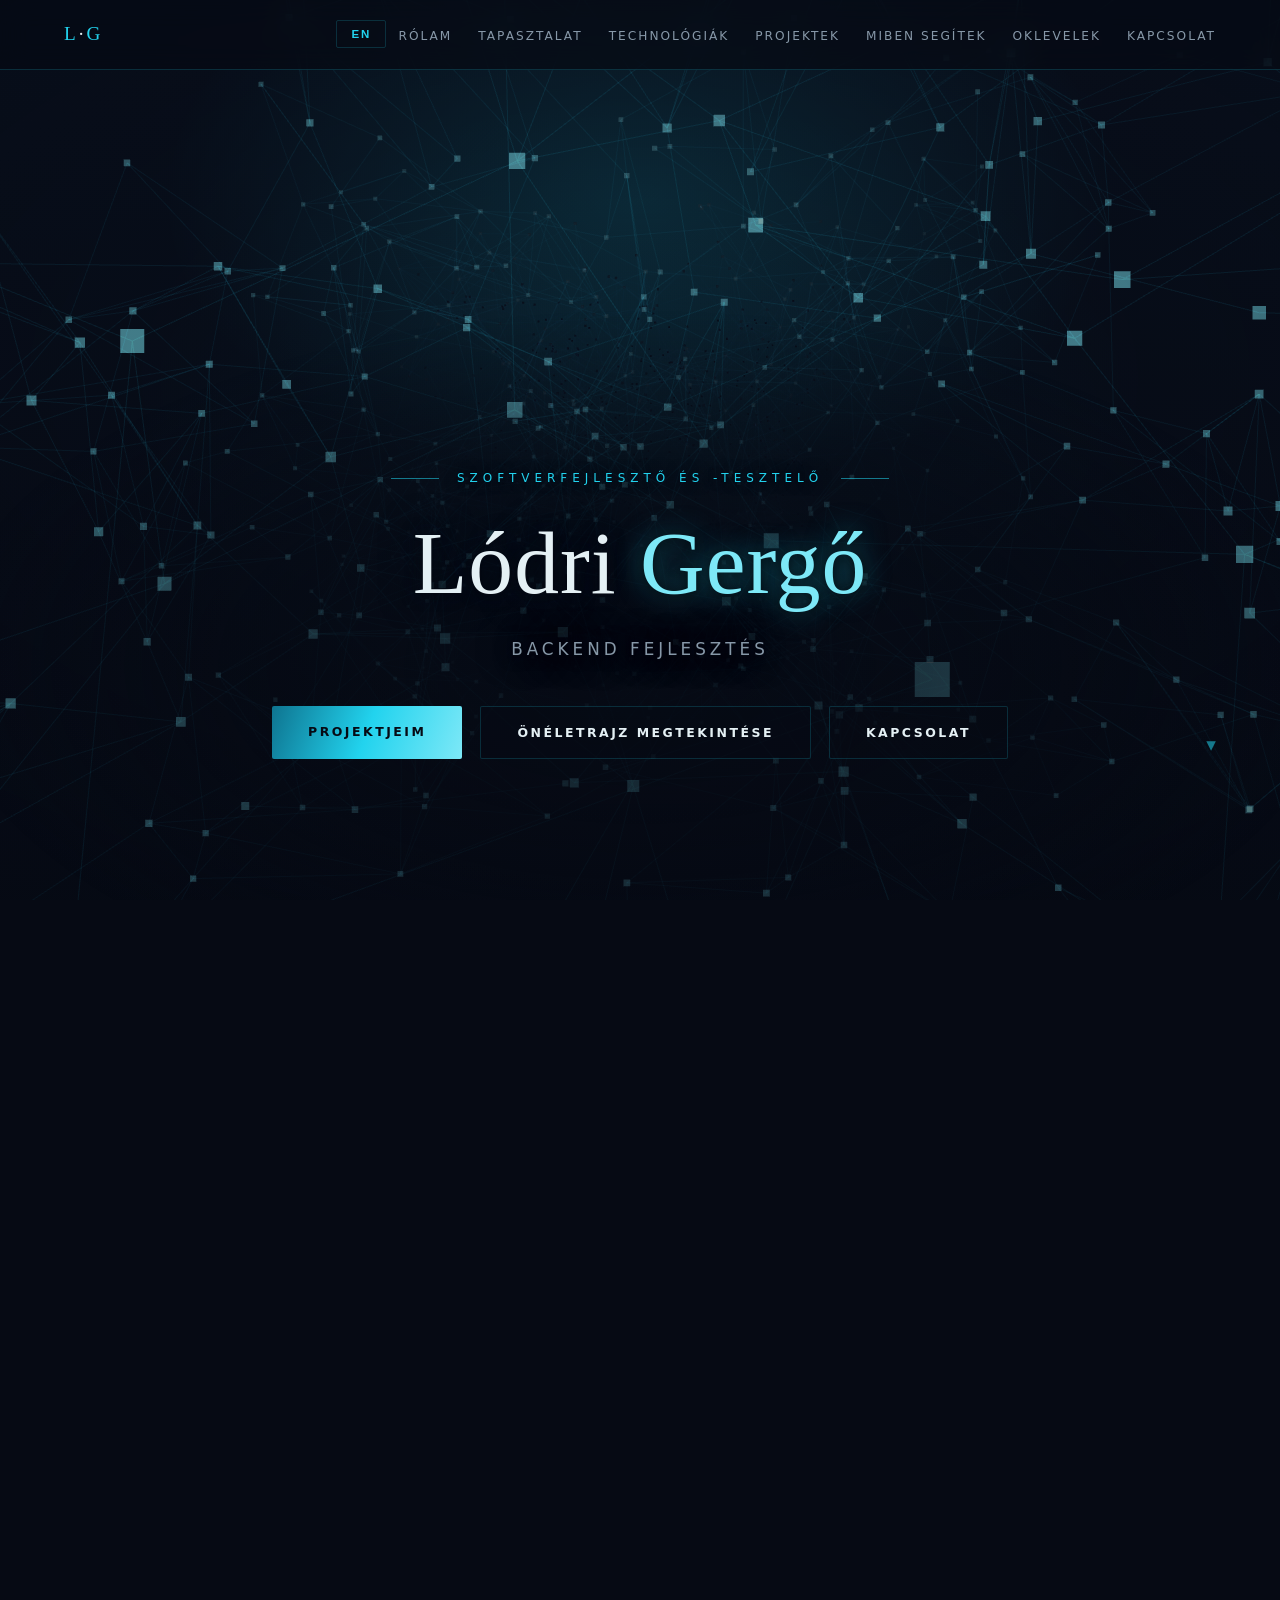
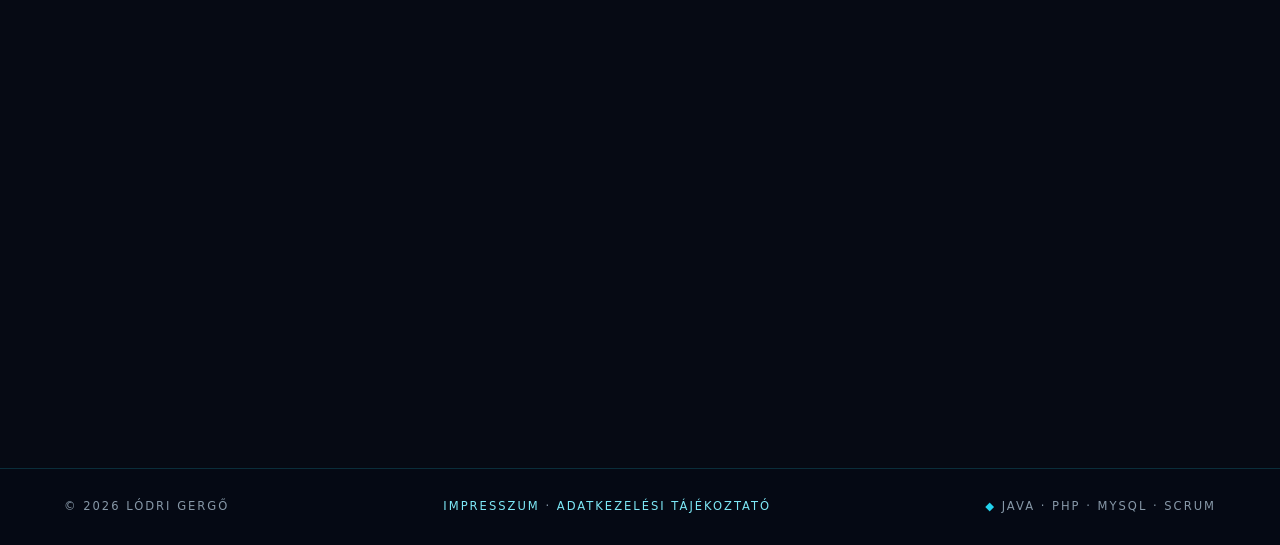
<file: index.html>
<!DOCTYPE html>
<html lang="hu">
<head>
<meta charset="UTF-8">
<meta name="viewport" content="width=device-width, initial-scale=1.0">
<meta http-equiv="Content-Security-Policy" content="default-src 'self'; script-src 'self' https://gc.zgo.at; style-src 'self'; img-src 'self' https://lodrigergo.goatcounter.com; connect-src 'self' https://api.web3forms.com https://lodrigergo.goatcounter.com; font-src 'self'; object-src 'none'; base-uri 'self'; form-action 'self'">
<meta name="referrer" content="strict-origin-when-cross-origin">
<title>Lódri Gergő — Szoftverfejlesztő</title>
<meta name="description" content="Lódri Gergő szoftverfejlesztő és -tesztelő portfóliója — Java, PHP, MySQL, Scrum, agilis fejlesztés.">
<meta name="author" content="Lódri Gergő">
<meta name="robots" content="index, follow">
<meta name="theme-color" content="#060a14">
<link rel="canonical" href="https://lodrigergo.github.io/Portfolio/">
<link rel="icon" type="image/svg+xml" href="./favicon.svg">
<meta property="og:title" content="Lódri Gergő — Szoftverfejlesztő és -tesztelő">
<meta property="og:description" content="Backend-fejlesztés Java, PHP, MySQL alapon · Scrum · agilis fejlesztés.">
<meta property="og:type" content="website">
<meta property="og:url" content="https://lodrigergo.github.io/Portfolio/">
<meta property="og:image" content="https://lodrigergo.github.io/Portfolio/assets/main.jpg">
<meta property="og:locale" content="hu_HU">
<meta name="twitter:card" content="summary_large_image">
<meta name="twitter:title" content="Lódri Gergő — Szoftverfejlesztő és -tesztelő">
<meta name="twitter:description" content="Backend-fejlesztés Java, PHP, MySQL alapon · Scrum · agilis fejlesztés.">
<meta name="twitter:image" content="https://lodrigergo.github.io/Portfolio/assets/main.jpg">
<link rel="alternate" hreflang="hu" href="https://lodrigergo.github.io/Portfolio/">
<link rel="alternate" hreflang="en" href="https://lodrigergo.github.io/Portfolio/en.html">
<link rel="alternate" hreflang="x-default" href="https://lodrigergo.github.io/Portfolio/">
<link rel="stylesheet" href="./styles.css">
<script type="application/ld+json">
{
  "@context": "https://schema.org",
  "@type": "Person",
  "name": "Lódri Gergő",
  "jobTitle": "Szoftverfejlesztő és -tesztelő",
  "email": "mailto:gergolodri6@gmail.com",
  "telephone": "+36 20 290 1141",
  "url": "https://lodrigergo.github.io/Portfolio/",
  "image": "https://lodrigergo.github.io/Portfolio/assets/main.jpg",
  "sameAs": [
    "https://github.com/lodrigergo",
    "https://www.linkedin.com/in/gerg%C5%91-l%C3%B3dri-651888382/"
  ],
  "knowsAbout": ["Java", "PHP", "MySQL", "REST API", "Scrum", "Agile"]
}
</script>
</head>
<body>

<div id="progress"></div>

<div id="scene">
  <div class="layer l1 active"></div>
  <div class="layer l2"></div>
  <div class="layer l3"></div>
  <div class="layer l4"></div>
  <div class="layer l5"></div>
  <div class="layer l6"></div>
  <div class="layer l7"></div>
  <div class="layer l8"></div>
  <div class="layer l9"></div>
  <div class="layer l10"></div>
</div>

<canvas id="bg3d"></canvas>
<div id="veil"></div>

<nav>
  <div class="logo">L<b>·</b>G</div>
  <div class="nav-right">
    <button class="lang-btn" id="langBtn" aria-label="Nyelvváltás">EN</button>
    <button class="burger" id="burger" aria-label="Menü" aria-expanded="false">☰</button>
    <ul class="nav-links" id="navLinks">
      <li><a href="#rolam">Rólam</a></li>
      <li><a href="#tanulmanyok">Tapasztalat</a></li>
      <li><a href="#technologiak">Technológiák</a></li>
      <li><a href="#projektek">Projektek</a></li>
      <li><a href="#segitek">Miben segítek</a></li>
      <li><a href="#oklevelek">Oklevelek</a></li>
      <li><a href="#kapcsolat">Kapcsolat</a></li>
    </ul>
  </div>
</nav>

<header id="hero">
  <div class="hero-kicker">Szoftverfejlesztő és -tesztelő</div>
  <h1>Lódri <span class="accent">Gergő</span></h1>
  <div class="rotator" data-words="Backend fejlesztés|Java · PHP · MySQL|Scrum Master · PSM I|Agilis csapatmunka"><span id="rotWord" class="show"></span></div>
  <div class="hero-btns">
    <a class="btn btn-accent" href="#projektek">Projektjeim</a>
    <a class="btn btn-line cv-link" href="./assets/Lodri_Gergo_oneletrajz.pdf" target="_blank" rel="noopener">Önéletrajz megtekintése</a>
    <a class="btn btn-line" href="#kapcsolat">Kapcsolat</a>
  </div>
  <a class="scroll-hint" href="#rolam">▾</a>
</header>

<!-- ====== RÓLAM ====== -->
<section id="rolam" class="reveal">
  <div class="sec-head">
    <span class="sec-num">I.</span>
    <h2>Rólam</h2>
  </div>
  <div class="about">
    <div class="portrait"><img src="./assets/main.webp" alt="Lódri Gergő" width="640" height="853" loading="lazy" decoding="async"></div>
    <div>
      <div class="about-text">
        <p>Szoftverfejlesztő és -tesztelő vagyok. A <b>backend-fejlesztés</b> áll hozzám a legközelebb: Java (WildFly) és PHP alapon építek alkalmazásokat, MySQL adatbázissal.</p>
        <p>Erősen kötődöm az <b>agilis működéshez</b> és a Scrumhoz.</p>
        <p>Folyamatosan tanulok és nyitott vagyok az új lehetőségekre. Az <b>alkalmazásfejlesztéssel</b> és az <b>automatizációval</b> már most is aktívan foglalkozom, és ezekben szeretnék tovább mélyülni.</p>
        <p><b>Pécsen élek</b>, de nyitott vagyok távolabbi munkavégzésre is, akár <b>home office</b>-ban is.</p>
      </div>
      <div class="info-grid">
        <div class="info-item"><span class="k">Anyanyelv</span><span class="v">Magyar</span></div>
        <div class="info-item"><span class="k">Nyelv</span><span class="v">Angol B2</span></div>
      </div>
    </div>
  </div>

  <div class="stats">
    <div class="stat"><span class="num" data-target="1" data-suffix="+">0</span><span class="lbl">Év tapasztalat</span></div>
    <div class="stat"><span class="num" data-target="4">0</span><span class="lbl">Projekt</span></div>
    <div class="stat"><span class="num" data-target="10" data-suffix="+">0</span><span class="lbl">Technológia</span></div>
  </div>
</section>

<!-- ====== KÉSZSÉGEK ====== -->
<section id="keszsegek" class="reveal">
  <div class="sec-head">
    <span class="sec-num">II.</span>
    <h2>Készségek</h2>
  </div>
  <div class="skills-panel">
    <div class="code-skills">
      <div class="cs-bar"><span class="d r"></span><span class="d y"></span><span class="d g"></span><span class="cs-file">skills.ts</span></div>
      <div class="cs-body">
        <div class="cl"><span class="ln">1</span><span class="kw">const</span> <span class="vr">stack</span> <span class="pn">=</span> {</div>
        <div class="cl"><span class="ln">2</span>  <span class="pr">java</span><span class="pn">:</span>     <span class="st">"WildFly · JaxRS · REST"</span><span class="pn">,</span></div>
        <div class="cl"><span class="ln">3</span>  <span class="pr">php</span><span class="pn">:</span>      <span class="st">"Laravel"</span><span class="pn">,</span></div>
        <div class="cl"><span class="ln">4</span>  <span class="pr">mysql</span><span class="pn">:</span>    <span class="st">"Adatbázis tervezés"</span><span class="pn">,</span></div>
        <div class="cl"><span class="ln">5</span>  <span class="pr">frontend</span><span class="pn">:</span> <span class="st">"HTML · CSS · JS · Bootstrap"</span><span class="pn">,</span></div>
        <div class="cl"><span class="ln">6</span>  <span class="pr">scrum</span><span class="pn">:</span>    <span class="st">"PSM I · agilis · Jira"</span><span class="pn">,</span></div>
        <div class="cl"><span class="ln">7</span>  <span class="pr">ai</span><span class="pn">:</span>       <span class="st">"Automatizáció"</span><span class="pn">,</span></div>
        <div class="cl"><span class="ln">8</span>  <span class="pr">kommunikacio</span><span class="pn">:</span> <span class="st">"Kommunikációs szintű angol nyelvtudás szóban és írásban is"</span><span class="pn">,</span></div>
        <div class="cl"><span class="ln">9</span>  <span class="pr">workflow</span><span class="pn">:</span> <span class="st">"Felelősségteljes, önálló és csapatmunka"</span><span class="pn">,</span></div>
        <div class="cl"><span class="ln">10</span><span class="pn">}</span><span class="pn">;</span></div>
      </div>
    </div>
    <div class="badges-marquee">
      <div class="badges-track">
        <span class="badge">REST API</span>
        <span class="badge">Bootstrap 5</span>
        <span class="badge">GitHub</span>
        <span class="badge">Jira</span>
        <span class="badge">Postman</span>
        <span class="badge">AI</span>
        <span class="badge">Agilis módszertan</span>
        <span class="badge">WildFly</span>
        <span class="badge">Laravel</span>
        <span class="badge">Angular</span>
        <span class="badge">Adatbázis-tervezés</span>
        <!-- duplikátum a végtelen görgetéshez — pontosan az első fele másolata -->
        <span class="badge" aria-hidden="true">REST API</span>
        <span class="badge" aria-hidden="true">Bootstrap 5</span>
        <span class="badge" aria-hidden="true">GitHub</span>
        <span class="badge" aria-hidden="true">Jira</span>
        <span class="badge" aria-hidden="true">Postman</span>
        <span class="badge" aria-hidden="true">AI</span>
        <span class="badge" aria-hidden="true">Agilis módszertan</span>
        <span class="badge" aria-hidden="true">WildFly</span>
        <span class="badge" aria-hidden="true">Laravel</span>
        <span class="badge" aria-hidden="true">Angular</span>
        <span class="badge" aria-hidden="true">Adatbázis-tervezés</span>
      </div>
    </div>
  </div>
</section>

<!-- ====== TANULMÁNYOK & TAPASZTALAT ====== -->
<section id="tanulmanyok" class="reveal">
  <div class="sec-head">
    <span class="sec-num">III.</span>
    <h2>Tanulmányok &amp; Tapasztalat</h2>
  </div>
  <div class="two-col">
    <div>
      <div class="col-title">Tanulmányok</div>
      <div class="timeline">
        <div class="tl-item">
          <div class="tl-date">2023 — 2025</div>
          <div class="tl-title">OKJ</div>
          <div class="tl-text">Szoftverfejlesztő és -tesztelő végzettség.</div>
        </div>
      </div>
    </div>
    <div>
      <div class="col-title">Tapasztalat</div>
      <div class="timeline">
        <div class="tl-item">
          <div class="tl-date">2025. augusztus — jelen</div>
          <div class="tl-title">Informatika Ágazati Képzőközpont</div>
          <div class="tl-text">Oktatás.</div>
        </div>
        <div class="tl-item">
          <div class="tl-date">2025. augusztus — jelen</div>
          <div class="tl-title">HelixLab — Fejlesztés</div>
          <div class="tl-text">Különböző alkalmazások fejlesztése.</div>
        </div>
      </div>
    </div>
  </div>
</section>

<!-- ====== TECHNOLÓGIÁK ====== -->
<section id="technologiak" class="reveal">
  <div class="sec-head">
    <span class="sec-num">IV.</span>
    <h2>Technológiák</h2>
  </div>
  <div class="tech-grid">
    <div class="tech-card">
      <h3>Backend</h3>
      <ul>
        <li><b>Java</b> — WildFly szerver</li>
        <li><b>PHP</b></li>
      </ul>
    </div>
    <div class="tech-card">
      <h3>Frontend</h3>
      <ul>
        <li><b>HTML · CSS · JS</b> — Bootstrap 5</li>
        <li><b>Angular</b> keretrendszer</li>
      </ul>
    </div>
    <div class="tech-card">
      <h3>Adatbázis</h3>
      <ul>
        <li><b>MySQL</b> — MAMP</li>
      </ul>
    </div>
    <div class="tech-card">
      <h3>Eszközök &amp; módszertan</h3>
      <ul>
        <li><b>GitHub</b> — verziókezelés</li>
        <li><b>Jira</b> — projektmenedzsment, hibakövetés</li>
        <li><b>Postman</b> — API-fejlesztés és -tesztelés</li>
        <li><b>Scrum</b> — agilis módszertan</li>
      </ul>
    </div>
    <div class="tech-card">
      <h3>Mesterséges Intelligencia</h3>
      <ul>
        <li><b>Automatizálás</b></li>
        <li><b>Agentic coding</b> Claude</li>
      </ul>
    </div>
  </div>
</section>

<!-- ====== PROJEKTEK ====== -->
<section id="projektek" class="reveal">
  <div class="sec-head">
    <span class="sec-num">V.</span>
    <h2>Projektek</h2>
  </div>
  <div class="projects">
    <div class="project">
      <span class="num">01</span>
      <h3>Fanni Lashes</h3>
      <p>Éles, ügyfélnek készült full-stack projekt: műszempilla-szalon weboldala online időpontfoglalóval és teljes admin felülettel. Négylépéses foglalási varázsló valós idejű szabadidőpont-számítással, tokenes vendégoldali lemondás, e-mail értesítések. A foglalási logika az adatbázisban él: PL/pgSQL függvények, Row Level Security és dupla foglalás elleni védelem adatbázis-szintű exclusion constrainttel — dedikált backend szerver nélkül.</p>
      <div class="tags"><span class="tag">Angular</span><span class="tag">Supabase</span><span class="tag">PostgreSQL</span></div>
    </div>
    <div class="project">
      <span class="num">02</span>
      <h3>IAKK Dashboard</h3>
      <p>A KRÉTA-hoz hasonló, továbbgondolt ügyviteli felület: a diákokkal kapcsolatos információk kezelése (jelenléti mátrix, szabadság, táppénz), beépített fizetési rendszerrel és különféle dokumentumok exportjával.</p>
      <div class="tags"><span class="tag">PHP</span><span class="tag">Dashboard</span></div>
    </div>
    <div class="project">
      <span class="num">03</span>
      <h3>Visuelse</h3>
      <p>Építőipari cégnek fejlesztett dashboard-alkalmazás — az Excel- és PDF-generálást és -exportot fejlesztettem Java nyelven (JaxRS).</p>
      <div class="tags"><span class="tag">Java</span><span class="tag">JaxRS</span><span class="tag">Excel · PDF</span></div>
    </div>
    <div class="project">
      <span class="num">04</span>
      <h3>Dokumentumfeldolgozó rendszer</h3>
      <p>Dokumentumok automatikus feldolgozása: strukturált adatok kinyerése, kulcsszavas keresés a tartalomban és dinamikus PDF-generálás — a kézi feldolgozásnál nagyságrendekkel gyorsabban.</p>
      <div class="tags"><span class="tag">Adatkinyerés</span><span class="tag">PDF</span><span class="tag">Keresés</span></div>
    </div>
  </div>
</section>

<!-- ====== MIBEN TUDOK SEGÍTENI ====== -->
<section id="segitek" class="reveal">
  <div class="sec-head">
    <span class="sec-num">VI.</span>
    <h2>Miben tudok segíteni</h2>
  </div>
  <div class="card-grid">
    <div class="icard">
      <div class="ic">🖥️</div>
      <h3>Dokumentumfeldolgozó rendszerek</h3>
      <p>Időigényes, kézzel végzett dokumentum-munkák automatizálása: adatok kinyerése, rendszerezése és feldolgozása — ami eddig órákig tartott, percek alatt elkészül.</p>
    </div>
    <div class="icard">
      <div class="ic">🔌</div>
      <h3>REST API és backend</h3>
      <p>Backend szolgáltatások Java (WildFly, JaxRS) vagy PHP alapon — autentikáció, jogosultságkezelés és dokumentált végpontok.</p>
    </div>
    <div class="icard">
      <div class="ic">📊</div>
      <h3>Riportok és exportok</h3>
      <p>Excel- és PDF-generálás, adatexport meglévő rendszerekhez — ahogy a Visuelse projektben is fejlesztettem.</p>
    </div>
    <div class="icard">
      <div class="ic">🤖</div>
      <h3>AI-alapú automatizálás</h3>
      <p>Ismétlődő munkafolyamatok gyorsítása AI-eszközökkel, agentic megoldások megtervezése és bevezetése.</p>
    </div>
  </div>
  <p class="help-cta">Van egy ötleted vagy feladatod? <a href="#kapcsolat">Írj, és beszéljük át!</a></p>
</section>

<!-- ====== OKLEVELEK ====== -->
<section id="oklevelek" class="reveal">
  <div class="sec-head">
    <span class="sec-num">VII.</span>
    <h2>Oklevelek</h2>
  </div>
  <div class="card-grid">
    <div class="icard">
      <div class="ic">📜</div>
      <h3>Professional Scrum Master I</h3>
      <p>Önerőből, angol nyelven szerzett PSM I tanúsítvány.</p>
    </div>
    <div class="icard">
      <div class="ic">💻</div>
      <h3>Szoftverfejlesztő és -tesztelő</h3>
      <p>Államilag elismert technikusi szakképesítés.</p>
    </div>
    <div class="icard">
      <div class="ic">🎨</div>
      <h3>Web Design</h3>
      <p>Web design kurzus oklevél.</p>
    </div>
  </div>
</section>

<!-- ====== KAPCSOLAT ====== -->
<section id="kapcsolat" class="reveal">
  <div class="sec-head">
    <span class="sec-num">VIII.</span>
    <h2>Kapcsolat</h2>
  </div>
  <div class="contact">
    <div class="label">Dolgozzunk együtt</div>
    <h3>Vegyük fel a kapcsolatot</h3>
    <p>Nyitott vagyok új lehetőségekre és kihívásokra. Várom megkeresésedet!</p>
    <div class="contact-rows">
      <div class="crow"><span class="k">Telefon</span><a href="tel:+36202901141">06 20 290 1141</a></div>
      <div class="crow"><span class="k">Email</span><a href="mailto:gergolodri6@gmail.com">gergolodri6@gmail.com</a></div>
      <div class="crow"><span class="k">GitHub</span><a href="https://github.com/lodrigergo" target="_blank" rel="noopener">github.com/lodrigergo</a></div>
      <div class="crow"><span class="k">LinkedIn</span><a id="linkedinLink" href="https://www.linkedin.com/in/gerg%C5%91-l%C3%B3dri-651888382/" target="_blank" rel="noopener">linkedin.com/in/gergő-lódri</a></div>
    </div>
    <form class="contact-form" id="contactForm">
      <div class="row2">
        <input type="text" id="cfName" placeholder="Neved" required>
        <input type="email" id="cfEmail" placeholder="Email címed" required>
      </div>
      <textarea id="cfMsg" placeholder="Üzeneted..." required></textarea>
      <!-- Web3Forms honeypot spam-védelem: ember nem látja, bot kitölti -->
      <input type="checkbox" id="cfBot" name="botcheck" class="hp-field" tabindex="-1" autocomplete="off" aria-hidden="true">
      <p class="cf-legal">Az üzenet elküldésével hozzájárulsz adataid kezeléséhez az <a href="./adatkezeles.html">adatkezelési tájékoztató</a> szerint.</p>
      <div class="contact-actions">
        <button type="submit" class="btn btn-accent">Email küldése</button>
        <a class="btn btn-line cv-link" href="./assets/Lodri_Gergo_oneletrajz.pdf" target="_blank" rel="noopener">Önéletrajz megtekintése</a>
      </div>
      <div id="cfStatus" class="cf-status" role="status" aria-live="polite"></div>
    </form>
  </div>
</section>

<footer>
  <span>© 2026 Lódri Gergő</span>
  <span><a href="./adatkezeles.html#impresszum">Impresszum</a> · <a href="./adatkezeles.html">Adatkezelési tájékoztató</a></span>
  <span><span class="accent">◆</span> Java · PHP · MySQL · Scrum</span>
</footer>

<script defer src="./assets/vendor/three.min.js"></script>
<script defer src="./script.js"></script>
<!-- Analytics: GoatCounter — süti-mentes, anonim látogatottsági statisztika -->
<script data-goatcounter="https://lodrigergo.goatcounter.com/count" async src="https://gc.zgo.at/count.js"></script>
</body>
</html>
</file>
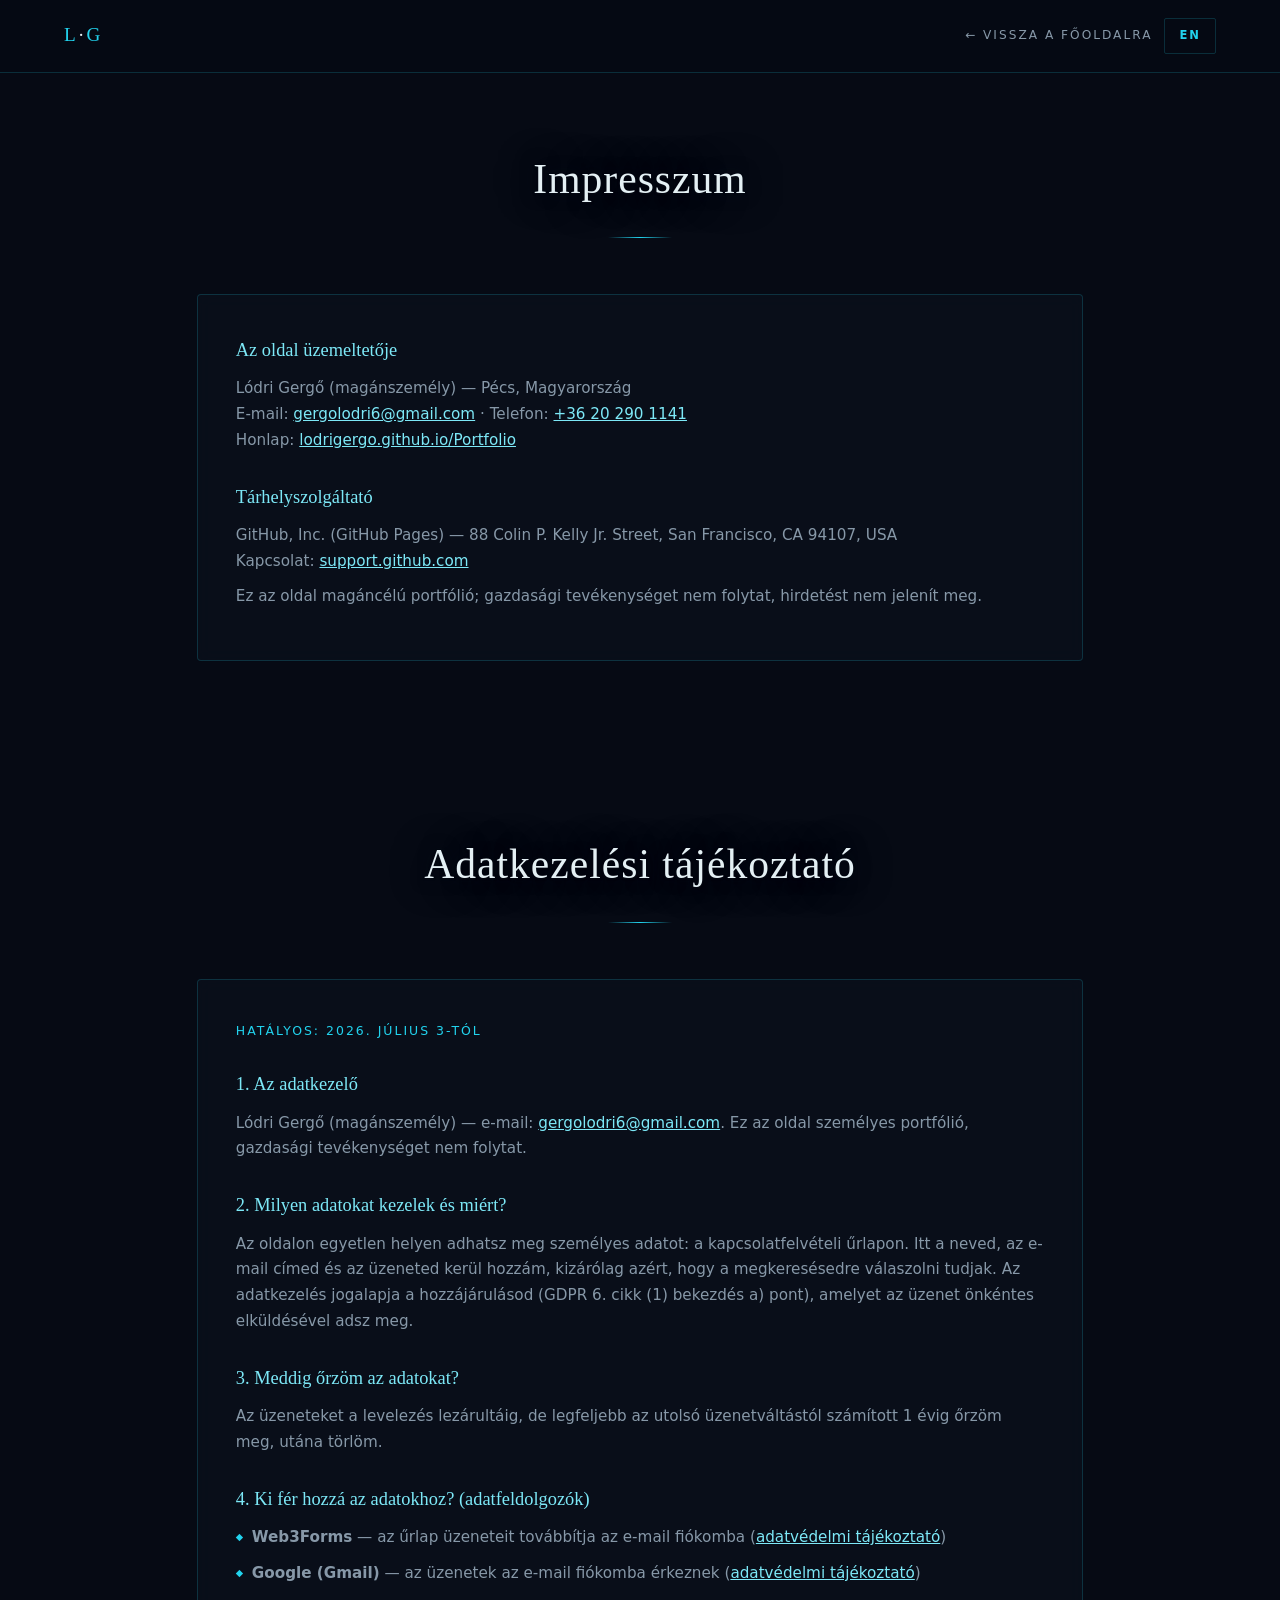
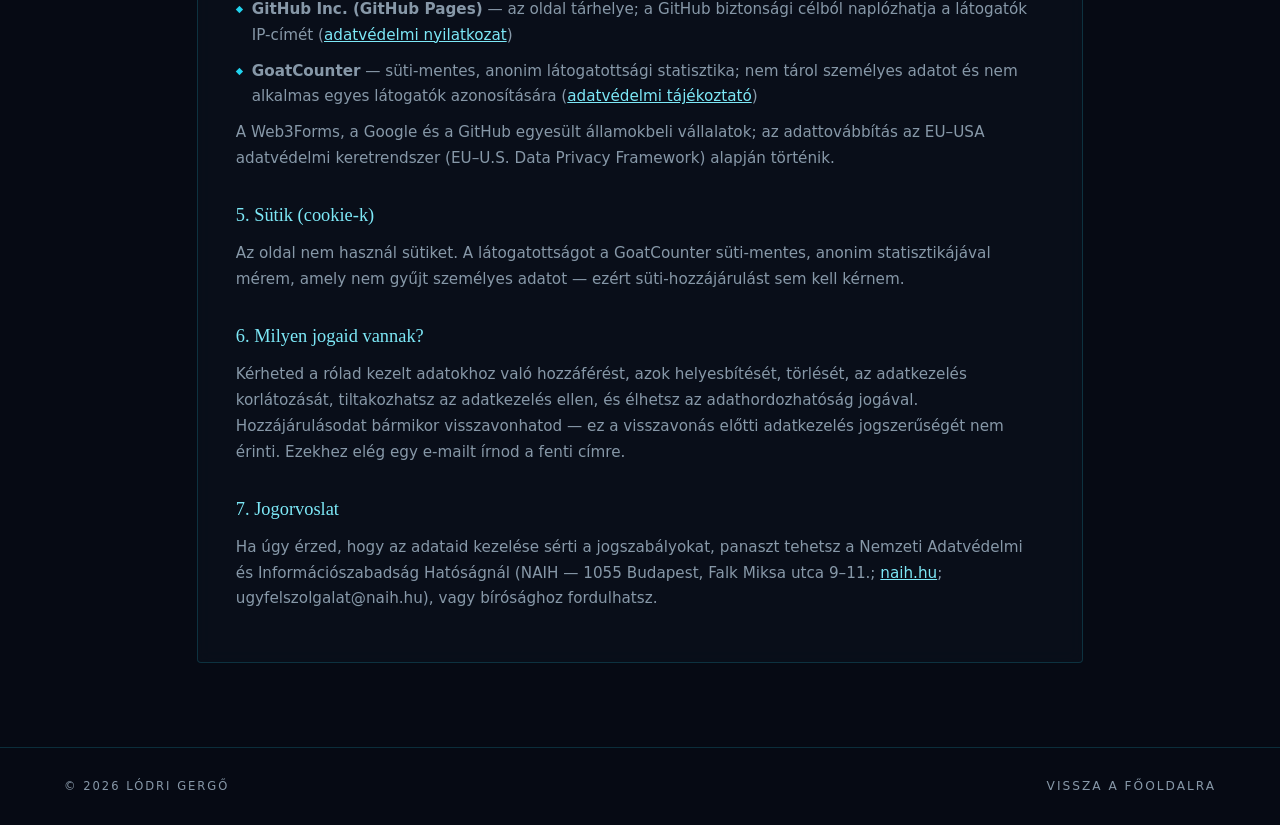
<file: adatkezeles.html>
<!DOCTYPE html>
<html lang="hu">
<head>
<meta charset="UTF-8">
<meta name="viewport" content="width=device-width, initial-scale=1.0">
<meta name="referrer" content="strict-origin-when-cross-origin">
<title>Adatkezelési tájékoztató — Lódri Gergő</title>
<meta name="description" content="Lódri Gergő portfólió-oldalának adatkezelési tájékoztatója.">
<meta name="robots" content="noindex, follow">
<link rel="icon" type="image/svg+xml" href="./favicon.svg">
<link rel="stylesheet" href="./styles.css">
<style>
  .legal { margin-top: 60px; }
  .legal .panel {
    background: var(--panel); border: 1px solid var(--border); border-radius: 4px;
    padding: 40px 38px; backdrop-filter: blur(8px); -webkit-backdrop-filter: blur(8px);
  }
  .legal h3 { font-family: Georgia, serif; font-weight: 400; font-size: 1.15rem; color: var(--accent-light); margin: 28px 0 10px; }
  .legal h3:first-child { margin-top: 0; }
  .legal p, .legal li { color: var(--muted); font-size: .95rem; margin-bottom: 10px; }
  .legal ul { list-style: none; padding-left: 0; }
  .legal li { padding-left: 16px; position: relative; }
  .legal li::before { content: "◆"; position: absolute; left: 0; top: 4px; color: var(--accent); font-size: .6rem; }
  .legal a { color: var(--accent-light); }
  .legal .updated { font-size: .78rem; letter-spacing: 2px; text-transform: uppercase; color: var(--accent); margin-bottom: 24px; }
  .back { color: var(--muted); text-decoration: none; font-size: .76rem; letter-spacing: 2px; text-transform: uppercase; }
  .back:hover { color: var(--accent-light); }
</style>
</head>
<body>

<nav>
  <div class="logo">L<b>·</b>G</div>
  <div class="nav-right">
    <a class="back" href="./index.html">← Vissza a főoldalra</a>
    <a class="lang-btn" href="./privacy.html" style="text-decoration:none">EN</a>
  </div>
</nav>

<section class="legal" id="impresszum">
  <div class="sec-head">
    <h2>Impresszum</h2>
  </div>
  <div class="panel">
    <h3>Az oldal üzemeltetője</h3>
    <p>Lódri Gergő (magánszemély) — Pécs, Magyarország<br>
    E-mail: <a href="mailto:gergolodri6@gmail.com">gergolodri6@gmail.com</a> · Telefon: <a href="tel:+36202901141">+36 20 290 1141</a><br>
    Honlap: <a href="https://lodrigergo.github.io/Portfolio/">lodrigergo.github.io/Portfolio</a></p>
    <h3>Tárhelyszolgáltató</h3>
    <p>GitHub, Inc. (GitHub Pages) — 88 Colin P. Kelly Jr. Street, San Francisco, CA 94107, USA<br>
    Kapcsolat: <a href="https://support.github.com" target="_blank" rel="noopener">support.github.com</a></p>
    <p>Ez az oldal magáncélú portfólió; gazdasági tevékenységet nem folytat, hirdetést nem jelenít meg.</p>
  </div>
</section>

<section class="legal" style="margin-top:0">
  <div class="sec-head">
    <h2>Adatkezelési tájékoztató</h2>
  </div>
  <div class="panel">
    <div class="updated">Hatályos: 2026. július 3-tól</div>

    <h3>1. Az adatkezelő</h3>
    <p>Lódri Gergő (magánszemély) — e-mail: <a href="mailto:gergolodri6@gmail.com">gergolodri6@gmail.com</a>. Ez az oldal személyes portfólió, gazdasági tevékenységet nem folytat.</p>

    <h3>2. Milyen adatokat kezelek és miért?</h3>
    <p>Az oldalon egyetlen helyen adhatsz meg személyes adatot: a kapcsolatfelvételi űrlapon. Itt a neved, az e-mail címed és az üzeneted kerül hozzám, kizárólag azért, hogy a megkeresésedre válaszolni tudjak. Az adatkezelés jogalapja a hozzájárulásod (GDPR 6. cikk (1) bekezdés a) pont), amelyet az üzenet önkéntes elküldésével adsz meg.</p>

    <h3>3. Meddig őrzöm az adatokat?</h3>
    <p>Az üzeneteket a levelezés lezárultáig, de legfeljebb az utolsó üzenetváltástól számított 1 évig őrzöm meg, utána törlöm.</p>

    <h3>4. Ki fér hozzá az adatokhoz? (adatfeldolgozók)</h3>
    <ul>
      <li><b>Web3Forms</b> — az űrlap üzeneteit továbbítja az e-mail fiókomba (<a href="https://web3forms.com/privacy" target="_blank" rel="noopener">adatvédelmi tájékoztató</a>)</li>
      <li><b>Google (Gmail)</b> — az üzenetek az e-mail fiókomba érkeznek (<a href="https://policies.google.com/privacy" target="_blank" rel="noopener">adatvédelmi tájékoztató</a>)</li>
      <li><b>GitHub Inc. (GitHub Pages)</b> — az oldal tárhelye; a GitHub biztonsági célból naplózhatja a látogatók IP-címét (<a href="https://docs.github.com/site-policy/privacy-policies/github-privacy-statement" target="_blank" rel="noopener">adatvédelmi nyilatkozat</a>)</li>
      <li><b>GoatCounter</b> — süti-mentes, anonim látogatottsági statisztika; nem tárol személyes adatot és nem alkalmas egyes látogatók azonosítására (<a href="https://www.goatcounter.com/help/privacy" target="_blank" rel="noopener">adatvédelmi tájékoztató</a>)</li>
    </ul>
    <p>A Web3Forms, a Google és a GitHub egyesült államokbeli vállalatok; az adattovábbítás az EU–USA adatvédelmi keretrendszer (EU–U.S. Data Privacy Framework) alapján történik.</p>

    <h3>5. Sütik (cookie-k)</h3>
    <p>Az oldal nem használ sütiket. A látogatottságot a GoatCounter süti-mentes, anonim statisztikájával mérem, amely nem gyűjt személyes adatot — ezért süti-hozzájárulást sem kell kérnem.</p>

    <h3>6. Milyen jogaid vannak?</h3>
    <p>Kérheted a rólad kezelt adatokhoz való hozzáférést, azok helyesbítését, törlését, az adatkezelés korlátozását, tiltakozhatsz az adatkezelés ellen, és élhetsz az adathordozhatóság jogával. Hozzájárulásodat bármikor visszavonhatod — ez a visszavonás előtti adatkezelés jogszerűségét nem érinti. Ezekhez elég egy e-mailt írnod a fenti címre.</p>

    <h3>7. Jogorvoslat</h3>
    <p>Ha úgy érzed, hogy az adataid kezelése sérti a jogszabályokat, panaszt tehetsz a Nemzeti Adatvédelmi és Információszabadság Hatóságnál (NAIH — 1055 Budapest, Falk Miksa utca 9–11.; <a href="https://www.naih.hu" target="_blank" rel="noopener">naih.hu</a>; ugyfelszolgalat@naih.hu), vagy bírósághoz fordulhatsz.</p>
  </div>
</section>

<footer>
  <span>© 2026 Lódri Gergő</span>
  <span><a class="back" href="./index.html">Vissza a főoldalra</a></span>
</footer>

</body>
</html>
</file>
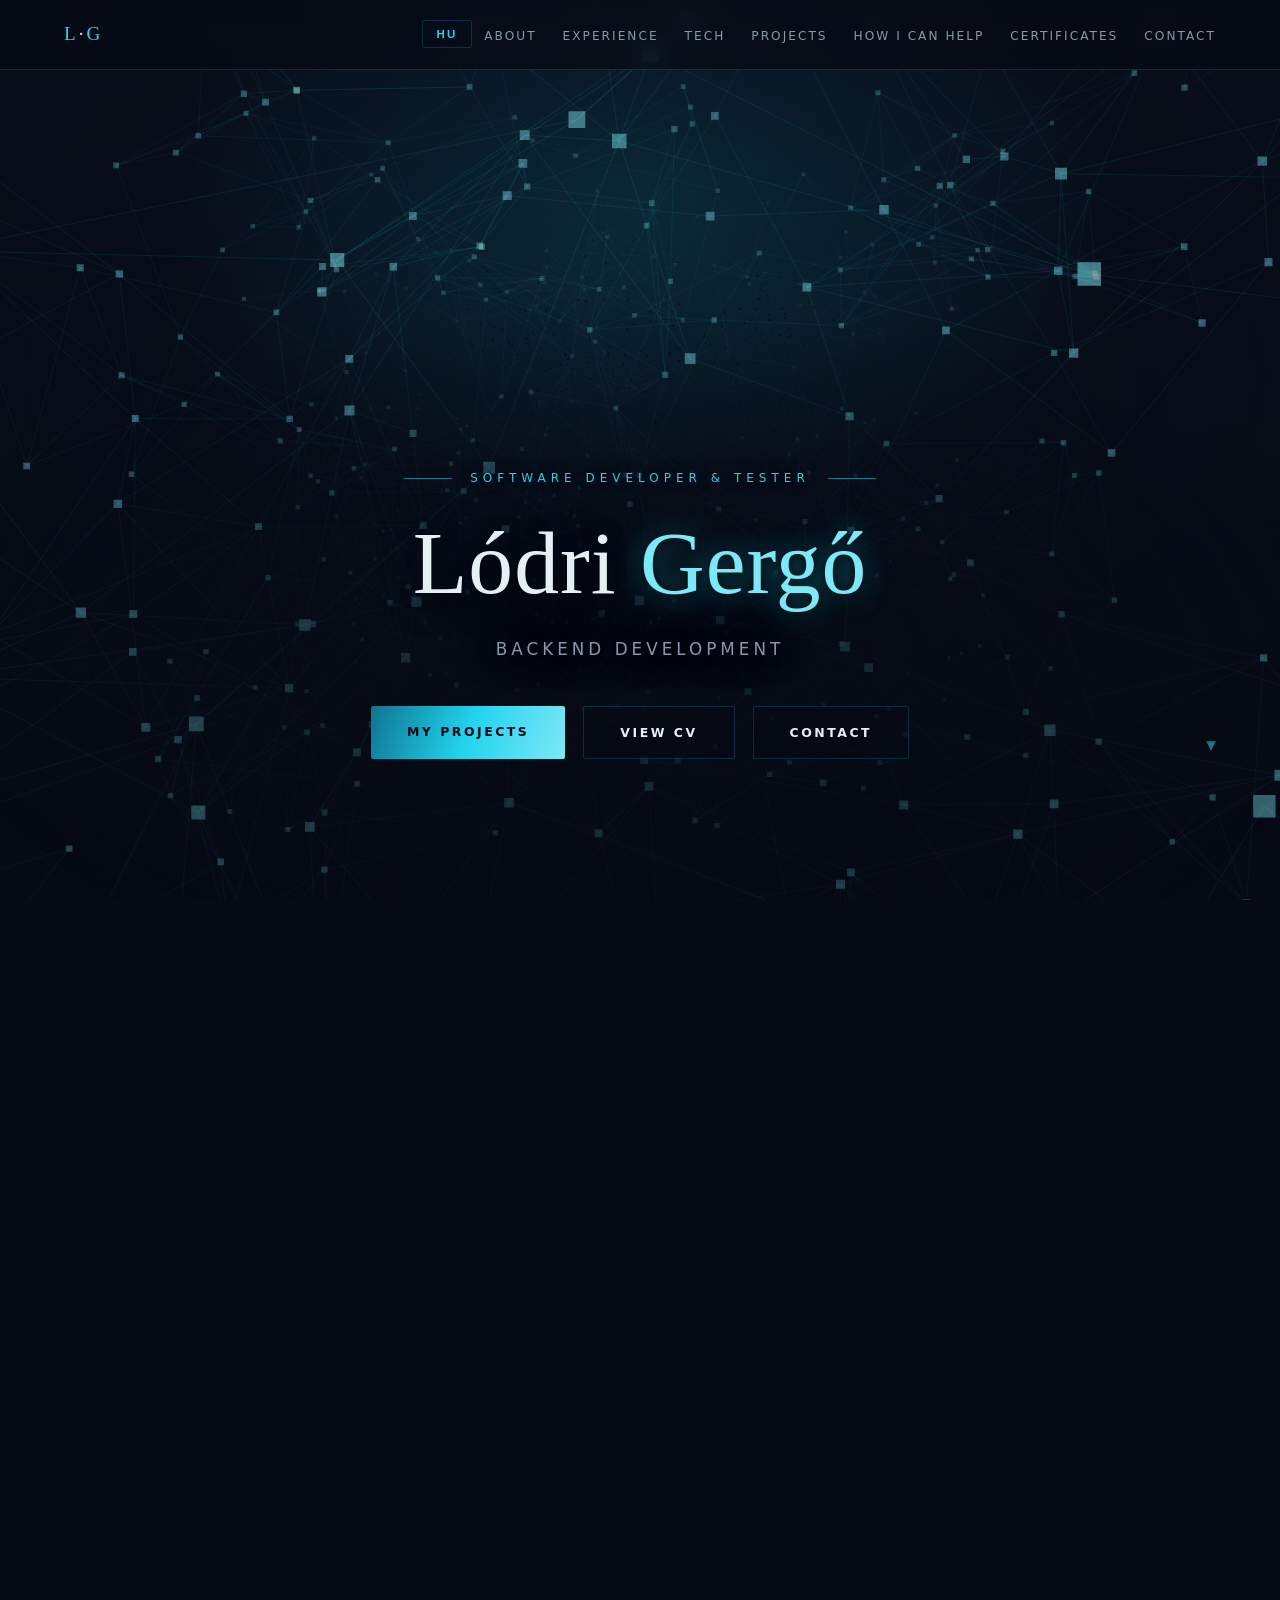
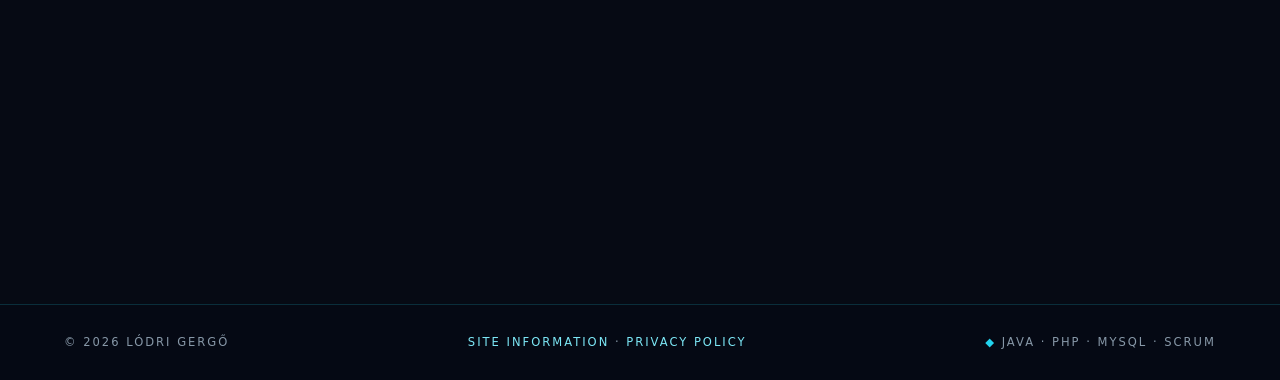
<file: en.html>
<!DOCTYPE html>
<html lang="en">
<head>
<meta charset="UTF-8">
<meta name="viewport" content="width=device-width, initial-scale=1.0">
<meta http-equiv="Content-Security-Policy" content="default-src 'self'; script-src 'self' https://gc.zgo.at; style-src 'self'; img-src 'self' https://lodrigergo.goatcounter.com; connect-src 'self' https://api.web3forms.com https://lodrigergo.goatcounter.com; font-src 'self'; object-src 'none'; base-uri 'self'; form-action 'self'">
<meta name="referrer" content="strict-origin-when-cross-origin">
<title>Gergő Lódri — Software Developer</title>
<meta name="description" content="Portfolio of Gergő Lódri, software developer &amp; tester — Java, PHP, MySQL, Scrum, agile development.">
<meta name="author" content="Lódri Gergő">
<meta name="robots" content="index, follow">
<meta name="theme-color" content="#060a14">
<link rel="canonical" href="https://lodrigergo.github.io/Portfolio/en.html">
<link rel="icon" type="image/svg+xml" href="./favicon.svg">
<meta property="og:title" content="Gergő Lódri — Software Developer &amp; Tester">
<meta property="og:description" content="Backend development with Java, PHP and MySQL · Scrum · agile.">
<meta property="og:type" content="website">
<meta property="og:url" content="https://lodrigergo.github.io/Portfolio/en.html">
<meta property="og:image" content="https://lodrigergo.github.io/Portfolio/assets/main.jpg">
<meta property="og:locale" content="en_US">
<meta name="twitter:card" content="summary_large_image">
<meta name="twitter:title" content="Gergő Lódri — Software Developer &amp; Tester">
<meta name="twitter:description" content="Backend development with Java, PHP and MySQL · Scrum · agile.">
<meta name="twitter:image" content="https://lodrigergo.github.io/Portfolio/assets/main.jpg">
<link rel="alternate" hreflang="hu" href="https://lodrigergo.github.io/Portfolio/">
<link rel="alternate" hreflang="en" href="https://lodrigergo.github.io/Portfolio/en.html">
<link rel="alternate" hreflang="x-default" href="https://lodrigergo.github.io/Portfolio/">
<link rel="stylesheet" href="./styles.css">
<script type="application/ld+json">
{
  "@context": "https://schema.org",
  "@type": "Person",
  "name": "Lódri Gergő",
  "jobTitle": "Software Developer & Tester",
  "email": "mailto:gergolodri6@gmail.com",
  "telephone": "+36 20 290 1141",
  "url": "https://lodrigergo.github.io/Portfolio/",
  "image": "https://lodrigergo.github.io/Portfolio/assets/main.jpg",
  "sameAs": [
    "https://github.com/lodrigergo",
    "https://www.linkedin.com/in/gerg%C5%91-l%C3%B3dri-651888382/"
  ],
  "knowsAbout": ["Java", "PHP", "MySQL", "REST API", "Scrum", "Agile"]
}
</script>
</head>
<body>

<div id="progress"></div>

<div id="scene">
  <div class="layer l1 active"></div>
  <div class="layer l2"></div>
  <div class="layer l3"></div>
  <div class="layer l4"></div>
  <div class="layer l5"></div>
  <div class="layer l6"></div>
  <div class="layer l7"></div>
  <div class="layer l8"></div>
  <div class="layer l9"></div>
  <div class="layer l10"></div>
</div>

<canvas id="bg3d"></canvas>
<div id="veil"></div>

<nav>
  <div class="logo">L<b>·</b>G</div>
  <div class="nav-right">
    <button class="lang-btn" id="langBtn" aria-label="Change language">HU</button>
    <button class="burger" id="burger" aria-label="Menu" aria-expanded="false">☰</button>
    <ul class="nav-links" id="navLinks">
      <li><a href="#rolam">About</a></li>
      <li><a href="#tanulmanyok">Experience</a></li>
      <li><a href="#technologiak">Tech</a></li>
      <li><a href="#projektek">Projects</a></li>
      <li><a href="#segitek">How I can help</a></li>
      <li><a href="#oklevelek">Certificates</a></li>
      <li><a href="#kapcsolat">Contact</a></li>
    </ul>
  </div>
</nav>

<header id="hero">
  <div class="hero-kicker">Software Developer &amp; Tester</div>
  <h1>Lódri <span class="accent">Gergő</span></h1>
  <div class="rotator" data-words="Backend Development|Java · PHP · MySQL|Scrum Master · PSM I|Agile Teamwork"><span id="rotWord" class="show"></span></div>
  <div class="hero-btns">
    <a class="btn btn-accent" href="#projektek">My Projects</a>
    <a class="btn btn-line cv-link" href="./assets/Lodri_Gergo_CV_EN.pdf" target="_blank" rel="noopener">View CV</a>
    <a class="btn btn-line" href="#kapcsolat">Contact</a>
  </div>
  <a class="scroll-hint" href="#rolam">▾</a>
</header>

<!-- ====== RÓLAM ====== -->
<section id="rolam" class="reveal">
  <div class="sec-head">
    <span class="sec-num">I.</span>
    <h2>About me</h2>
  </div>
  <div class="about">
    <div class="portrait"><img src="./assets/main.webp" alt="Lódri Gergő" width="640" height="853" loading="lazy" decoding="async"></div>
    <div>
      <div class="about-text">
        <p>I am a software developer and tester. I am most at home in <b>backend development</b>: I build applications on Java (WildFly) and PHP, with a MySQL database.</p>
        <p>I am strongly committed to <b>agile ways of working</b> and Scrum.</p>
        <p>I keep learning and stay open to new opportunities. I already work actively with <b>application development</b> and <b>automation</b>, and I want to go even deeper in both.</p>
        <p>I live in <b>Pécs</b>, but I am open to positions further afield, including <b>working from home</b>.</p>
      </div>
      <div class="info-grid">
        <div class="info-item"><span class="k">Native language</span><span class="v">Hungarian</span></div>
        <div class="info-item"><span class="k">Languages</span><span class="v">English B2</span></div>
      </div>
    </div>
  </div>

  <div class="stats">
    <div class="stat"><span class="num" data-target="1" data-suffix="+">0</span><span class="lbl">Years experience</span></div>
    <div class="stat"><span class="num" data-target="4">0</span><span class="lbl">Projects</span></div>
    <div class="stat"><span class="num" data-target="10" data-suffix="+">0</span><span class="lbl">Technologies</span></div>
  </div>
</section>

<!-- ====== KÉSZSÉGEK ====== -->
<section id="keszsegek" class="reveal">
  <div class="sec-head">
    <span class="sec-num">II.</span>
    <h2>Skills</h2>
  </div>
  <div class="skills-panel">
    <div class="code-skills">
      <div class="cs-bar"><span class="d r"></span><span class="d y"></span><span class="d g"></span><span class="cs-file">skills.ts</span></div>
      <div class="cs-body">
        <div class="cl"><span class="ln">1</span><span class="kw">const</span> <span class="vr">stack</span> <span class="pn">=</span> {</div>
        <div class="cl"><span class="ln">2</span>  <span class="pr">java</span><span class="pn">:</span>     <span class="st">"WildFly · JaxRS · REST"</span><span class="pn">,</span></div>
        <div class="cl"><span class="ln">3</span>  <span class="pr">php</span><span class="pn">:</span>      <span class="st">"Laravel"</span><span class="pn">,</span></div>
        <div class="cl"><span class="ln">4</span>  <span class="pr">mysql</span><span class="pn">:</span>    <span class="st">"Database design"</span><span class="pn">,</span></div>
        <div class="cl"><span class="ln">5</span>  <span class="pr">frontend</span><span class="pn">:</span> <span class="st">"HTML · CSS · JS · Bootstrap"</span><span class="pn">,</span></div>
        <div class="cl"><span class="ln">6</span>  <span class="pr">scrum</span><span class="pn">:</span>    <span class="st">"PSM I · agile · Jira"</span><span class="pn">,</span></div>
        <div class="cl"><span class="ln">7</span>  <span class="pr">ai</span><span class="pn">:</span>       <span class="st">"Automation"</span><span class="pn">,</span></div>
        <div class="cl"><span class="ln">8</span>  <span class="pr">communication</span><span class="pn">:</span> <span class="st">"Working-level English, both spoken and written"</span><span class="pn">,</span></div>
        <div class="cl"><span class="ln">9</span>  <span class="pr">workflow</span><span class="pn">:</span> <span class="st">"Responsible, independent and team-oriented work"</span><span class="pn">,</span></div>
        <div class="cl"><span class="ln">10</span><span class="pn">}</span><span class="pn">;</span></div>
      </div>
    </div>
    <div class="badges-marquee">
      <div class="badges-track">
        <span class="badge">REST API</span>
        <span class="badge">Bootstrap 5</span>
        <span class="badge">GitHub</span>
        <span class="badge">Jira</span>
        <span class="badge">Postman</span>
        <span class="badge">AI</span>
        <span class="badge">Agile methodology</span>
        <span class="badge">WildFly</span>
        <span class="badge">Laravel</span>
        <span class="badge">Angular</span>
        <span class="badge">Database design</span>
        <!-- duplikátum a végtelen görgetéshez — pontosan az első fele másolata -->
        <span class="badge" aria-hidden="true">REST API</span>
        <span class="badge" aria-hidden="true">Bootstrap 5</span>
        <span class="badge" aria-hidden="true">GitHub</span>
        <span class="badge" aria-hidden="true">Jira</span>
        <span class="badge" aria-hidden="true">Postman</span>
        <span class="badge" aria-hidden="true">AI</span>
        <span class="badge" aria-hidden="true">Agile methodology</span>
        <span class="badge" aria-hidden="true">WildFly</span>
        <span class="badge" aria-hidden="true">Laravel</span>
        <span class="badge" aria-hidden="true">Angular</span>
        <span class="badge" aria-hidden="true">Database design</span>
      </div>
    </div>
  </div>
</section>

<!-- ====== TANULMÁNYOK & TAPASZTALAT ====== -->
<section id="tanulmanyok" class="reveal">
  <div class="sec-head">
    <span class="sec-num">III.</span>
    <h2>Education &amp; Experience</h2>
  </div>
  <div class="two-col">
    <div>
      <div class="col-title">Education</div>
      <div class="timeline">
        <div class="tl-item">
          <div class="tl-date">2023 — 2025</div>
          <div class="tl-title">OKJ</div>
          <div class="tl-text">Software developer &amp; tester qualification.</div>
        </div>
      </div>
    </div>
    <div>
      <div class="col-title">Experience</div>
      <div class="timeline">
        <div class="tl-item">
          <div class="tl-date">August 2025 — present</div>
          <div class="tl-title">Informatics Sectoral Training Center</div>
          <div class="tl-text">Teaching.</div>
        </div>
        <div class="tl-item">
          <div class="tl-date">August 2025 — present</div>
          <div class="tl-title">HelixLab — Development</div>
          <div class="tl-text">Building various applications.</div>
        </div>
      </div>
    </div>
  </div>
</section>

<!-- ====== TECHNOLÓGIÁK ====== -->
<section id="technologiak" class="reveal">
  <div class="sec-head">
    <span class="sec-num">IV.</span>
    <h2>Technologies</h2>
  </div>
  <div class="tech-grid">
    <div class="tech-card">
      <h3>Backend</h3>
      <ul>
        <li><b>Java</b> — WildFly server</li>
        <li><b>PHP</b></li>
      </ul>
    </div>
    <div class="tech-card">
      <h3>Frontend</h3>
      <ul>
        <li><b>HTML · CSS · JS</b> — Bootstrap 5</li>
        <li><b>Angular</b> framework</li>
      </ul>
    </div>
    <div class="tech-card">
      <h3>Database</h3>
      <ul>
        <li><b>MySQL</b> — MAMP</li>
      </ul>
    </div>
    <div class="tech-card">
      <h3>Tools &amp; methodology</h3>
      <ul>
        <li><b>GitHub</b> — version control</li>
        <li><b>Jira</b> — project management, issue tracking</li>
        <li><b>Postman</b> — API development &amp; testing</li>
        <li><b>Scrum</b> — agile methodology</li>
      </ul>
    </div>
    <div class="tech-card">
      <h3>Artificial Intelligence</h3>
      <ul>
        <li><b>Automation</b></li>
        <li><b>Agentic coding</b> — Claude</li>
      </ul>
    </div>
  </div>
</section>

<!-- ====== PROJEKTEK ====== -->
<section id="projektek" class="reveal">
  <div class="sec-head">
    <span class="sec-num">V.</span>
    <h2>Projects</h2>
  </div>
  <div class="projects">
    <div class="project">
      <span class="num">01</span>
      <h3>Fanni Lashes</h3>
      <p>A live, client-facing full-stack project: a lash studio website with an online booking system and a full admin panel. Four-step booking wizard with real-time availability calculation, token-based guest cancellation and email notifications. The booking logic lives in the database: PL/pgSQL functions, Row Level Security and double-booking protection via a database-level exclusion constraint — with no dedicated backend server.</p>
      <div class="tags"><span class="tag">Angular</span><span class="tag">Supabase</span><span class="tag">PostgreSQL</span></div>
    </div>
    <div class="project">
      <span class="num">02</span>
      <h3>IAKK Dashboard</h3>
      <p>An administration interface inspired by KRÉTA (the Hungarian school administration system), taken further: it manages student-related information (attendance matrix, holidays, sick leave), with a built-in payment system and export of various documents.</p>
      <div class="tags"><span class="tag">PHP</span><span class="tag">Dashboard</span></div>
    </div>
    <div class="project">
      <span class="num">03</span>
      <h3>Visuelse</h3>
      <p>A dashboard application built for a construction company — I developed the Excel and PDF generation and export features in Java (JaxRS).</p>
      <div class="tags"><span class="tag">Java</span><span class="tag">JaxRS</span><span class="tag">Excel · PDF</span></div>
    </div>
    <div class="project">
      <span class="num">04</span>
      <h3>Document processing system</h3>
      <p>Automatic processing of documents: extracting structured data, keyword search within the content and dynamic PDF generation — orders of magnitude faster than manual processing.</p>
      <div class="tags"><span class="tag">Data extraction</span><span class="tag">PDF</span><span class="tag">Search</span></div>
    </div>
  </div>
</section>

<!-- ====== HOW I CAN HELP ====== -->
<section id="segitek" class="reveal">
  <div class="sec-head">
    <span class="sec-num">VI.</span>
    <h2>How I can help</h2>
  </div>
  <div class="card-grid">
    <div class="icard">
      <div class="ic">🖥️</div>
      <h3>Document processing systems</h3>
      <p>Automating time-consuming manual document work: extracting, organising and processing data — what used to take hours is done in minutes.</p>
    </div>
    <div class="icard">
      <div class="ic">🔌</div>
      <h3>REST APIs &amp; backend</h3>
      <p>Backend services built on Java (WildFly, JaxRS) or PHP — authentication, authorization and documented endpoints.</p>
    </div>
    <div class="icard">
      <div class="ic">📊</div>
      <h3>Reports &amp; exports</h3>
      <p>Excel and PDF generation and data export for existing systems — as I built in the Visuelse project.</p>
    </div>
    <div class="icard">
      <div class="ic">🤖</div>
      <h3>AI-based automation</h3>
      <p>Speeding up repetitive workflows with AI tools, designing and introducing agentic solutions.</p>
    </div>
  </div>
  <p class="help-cta">Got an idea or a task in mind? <a href="#kapcsolat">Get in touch and let&#39;s talk it through!</a></p>
</section>

<!-- ====== OKLEVELEK ====== -->
<section id="oklevelek" class="reveal">
  <div class="sec-head">
    <span class="sec-num">VII.</span>
    <h2>Certificates</h2>
  </div>
  <div class="card-grid">
    <div class="icard">
      <div class="ic">📜</div>
      <h3>Professional Scrum Master I</h3>
      <p>PSM I certification earned independently, in English.</p>
    </div>
    <div class="icard">
      <div class="ic">💻</div>
      <h3>Software Developer &amp; Tester</h3>
      <p>State-accredited technician qualification.</p>
    </div>
    <div class="icard">
      <div class="ic">🎨</div>
      <h3>Web Design</h3>
      <p>Web design course certificate.</p>
    </div>
  </div>
</section>

<!-- ====== KAPCSOLAT ====== -->
<section id="kapcsolat" class="reveal">
  <div class="sec-head">
    <span class="sec-num">VIII.</span>
    <h2>Contact</h2>
  </div>
  <div class="contact">
    <div class="label">Let's work together</div>
    <h3>Let's get in touch</h3>
    <p>I am open to new opportunities and challenges. I look forward to hearing from you!</p>
    <div class="contact-rows">
      <div class="crow"><span class="k">Phone</span><a href="tel:+36202901141">06 20 290 1141</a></div>
      <div class="crow"><span class="k">Email</span><a href="mailto:gergolodri6@gmail.com">gergolodri6@gmail.com</a></div>
      <div class="crow"><span class="k">GitHub</span><a href="https://github.com/lodrigergo" target="_blank" rel="noopener">github.com/lodrigergo</a></div>
      <div class="crow"><span class="k">LinkedIn</span><a id="linkedinLink" href="https://www.linkedin.com/in/gerg%C5%91-l%C3%B3dri-651888382/" target="_blank" rel="noopener">linkedin.com/in/gergő-lódri</a></div>
    </div>
    <form class="contact-form" id="contactForm">
      <div class="row2">
        <input type="text" id="cfName" placeholder="Your name" required>
        <input type="email" id="cfEmail" placeholder="Your email" required>
      </div>
      <textarea id="cfMsg" placeholder="Your message..." required></textarea>
      <!-- Web3Forms honeypot spam-védelem: ember nem látja, bot kitölti -->
      <input type="checkbox" id="cfBot" name="botcheck" class="hp-field" tabindex="-1" autocomplete="off" aria-hidden="true">
      <p class="cf-legal">By sending a message you consent to your data being processed as described in the <a href="./privacy.html">privacy policy</a>.</p>
      <div class="contact-actions">
        <button type="submit" class="btn btn-accent">Send email</button>
        <a class="btn btn-line cv-link" href="./assets/Lodri_Gergo_CV_EN.pdf" target="_blank" rel="noopener">View CV</a>
      </div>
      <div id="cfStatus" class="cf-status" role="status" aria-live="polite"></div>
    </form>
  </div>
</section>

<footer>
  <span>© 2026 Lódri Gergő</span>
  <span><a href="./privacy.html#impresszum">Site information</a> · <a href="./privacy.html">Privacy Policy</a></span>
  <span><span class="accent">◆</span> Java · PHP · MySQL · Scrum</span>
</footer>

<script defer src="./assets/vendor/three.min.js"></script>
<script defer src="./script.js"></script>
<!-- Analytics: GoatCounter — süti-mentes, anonim látogatottsági statisztika -->
<script data-goatcounter="https://lodrigergo.goatcounter.com/count" async src="https://gc.zgo.at/count.js"></script>
</body>
</html>
</file>
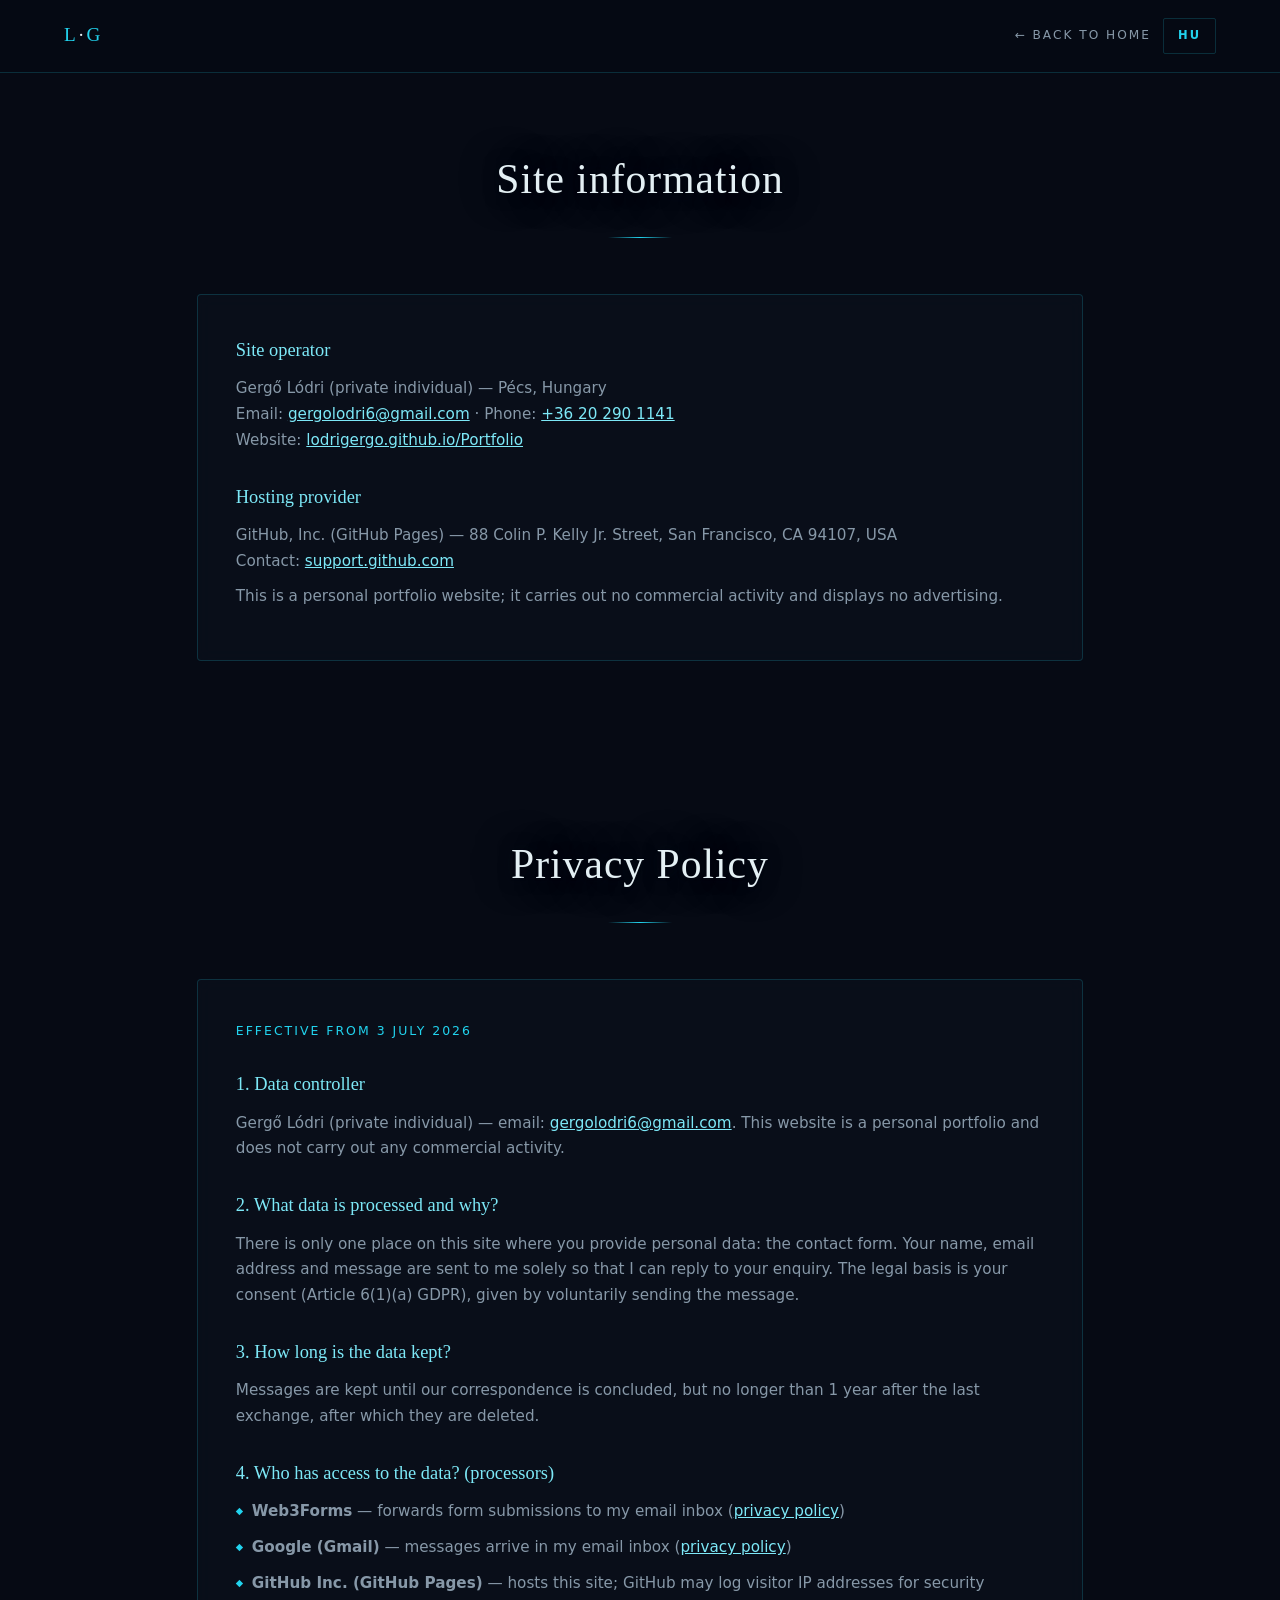
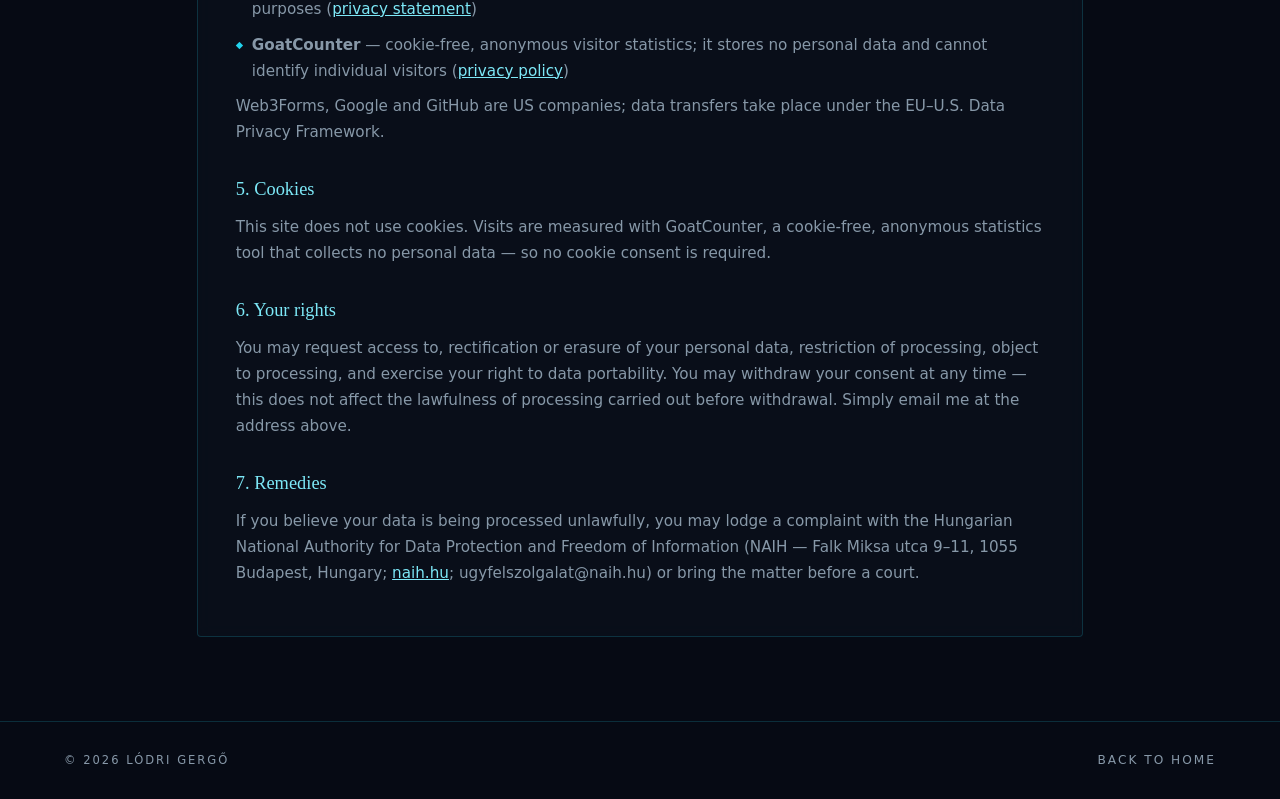
<file: privacy.html>
<!DOCTYPE html>
<html lang="en">
<head>
<meta charset="UTF-8">
<meta name="viewport" content="width=device-width, initial-scale=1.0">
<meta name="referrer" content="strict-origin-when-cross-origin">
<title>Privacy Policy — Gergő Lódri</title>
<meta name="description" content="Privacy policy of Gergő Lódri's portfolio website.">
<meta name="robots" content="noindex, follow">
<link rel="icon" type="image/svg+xml" href="./favicon.svg">
<link rel="stylesheet" href="./styles.css">
<style>
  .legal { margin-top: 60px; }
  .legal .panel {
    background: var(--panel); border: 1px solid var(--border); border-radius: 4px;
    padding: 40px 38px; backdrop-filter: blur(8px); -webkit-backdrop-filter: blur(8px);
  }
  .legal h3 { font-family: Georgia, serif; font-weight: 400; font-size: 1.15rem; color: var(--accent-light); margin: 28px 0 10px; }
  .legal h3:first-child { margin-top: 0; }
  .legal p, .legal li { color: var(--muted); font-size: .95rem; margin-bottom: 10px; }
  .legal ul { list-style: none; padding-left: 0; }
  .legal li { padding-left: 16px; position: relative; }
  .legal li::before { content: "◆"; position: absolute; left: 0; top: 4px; color: var(--accent); font-size: .6rem; }
  .legal a { color: var(--accent-light); }
  .legal .updated { font-size: .78rem; letter-spacing: 2px; text-transform: uppercase; color: var(--accent); margin-bottom: 24px; }
  .back { color: var(--muted); text-decoration: none; font-size: .76rem; letter-spacing: 2px; text-transform: uppercase; }
  .back:hover { color: var(--accent-light); }
</style>
</head>
<body>

<nav>
  <div class="logo">L<b>·</b>G</div>
  <div class="nav-right">
    <a class="back" href="./en.html">← Back to home</a>
    <a class="lang-btn" href="./adatkezeles.html" style="text-decoration:none">HU</a>
  </div>
</nav>

<section class="legal" id="impresszum">
  <div class="sec-head">
    <h2>Site information</h2>
  </div>
  <div class="panel">
    <h3>Site operator</h3>
    <p>Gergő Lódri (private individual) — Pécs, Hungary<br>
    Email: <a href="mailto:gergolodri6@gmail.com">gergolodri6@gmail.com</a> · Phone: <a href="tel:+36202901141">+36 20 290 1141</a><br>
    Website: <a href="https://lodrigergo.github.io/Portfolio/en.html">lodrigergo.github.io/Portfolio</a></p>
    <h3>Hosting provider</h3>
    <p>GitHub, Inc. (GitHub Pages) — 88 Colin P. Kelly Jr. Street, San Francisco, CA 94107, USA<br>
    Contact: <a href="https://support.github.com" target="_blank" rel="noopener">support.github.com</a></p>
    <p>This is a personal portfolio website; it carries out no commercial activity and displays no advertising.</p>
  </div>
</section>

<section class="legal" style="margin-top:0">
  <div class="sec-head">
    <h2>Privacy Policy</h2>
  </div>
  <div class="panel">
    <div class="updated">Effective from 3 July 2026</div>

    <h3>1. Data controller</h3>
    <p>Gergő Lódri (private individual) — email: <a href="mailto:gergolodri6@gmail.com">gergolodri6@gmail.com</a>. This website is a personal portfolio and does not carry out any commercial activity.</p>

    <h3>2. What data is processed and why?</h3>
    <p>There is only one place on this site where you provide personal data: the contact form. Your name, email address and message are sent to me solely so that I can reply to your enquiry. The legal basis is your consent (Article 6(1)(a) GDPR), given by voluntarily sending the message.</p>

    <h3>3. How long is the data kept?</h3>
    <p>Messages are kept until our correspondence is concluded, but no longer than 1 year after the last exchange, after which they are deleted.</p>

    <h3>4. Who has access to the data? (processors)</h3>
    <ul>
      <li><b>Web3Forms</b> — forwards form submissions to my email inbox (<a href="https://web3forms.com/privacy" target="_blank" rel="noopener">privacy policy</a>)</li>
      <li><b>Google (Gmail)</b> — messages arrive in my email inbox (<a href="https://policies.google.com/privacy" target="_blank" rel="noopener">privacy policy</a>)</li>
      <li><b>GitHub Inc. (GitHub Pages)</b> — hosts this site; GitHub may log visitor IP addresses for security purposes (<a href="https://docs.github.com/site-policy/privacy-policies/github-privacy-statement" target="_blank" rel="noopener">privacy statement</a>)</li>
      <li><b>GoatCounter</b> — cookie-free, anonymous visitor statistics; it stores no personal data and cannot identify individual visitors (<a href="https://www.goatcounter.com/help/privacy" target="_blank" rel="noopener">privacy policy</a>)</li>
    </ul>
    <p>Web3Forms, Google and GitHub are US companies; data transfers take place under the EU–U.S. Data Privacy Framework.</p>

    <h3>5. Cookies</h3>
    <p>This site does not use cookies. Visits are measured with GoatCounter, a cookie-free, anonymous statistics tool that collects no personal data — so no cookie consent is required.</p>

    <h3>6. Your rights</h3>
    <p>You may request access to, rectification or erasure of your personal data, restriction of processing, object to processing, and exercise your right to data portability. You may withdraw your consent at any time — this does not affect the lawfulness of processing carried out before withdrawal. Simply email me at the address above.</p>

    <h3>7. Remedies</h3>
    <p>If you believe your data is being processed unlawfully, you may lodge a complaint with the Hungarian National Authority for Data Protection and Freedom of Information (NAIH — Falk Miksa utca 9–11, 1055 Budapest, Hungary; <a href="https://www.naih.hu" target="_blank" rel="noopener">naih.hu</a>; ugyfelszolgalat@naih.hu) or bring the matter before a court.</p>
  </div>
</section>

<footer>
  <span>© 2026 Lódri Gergő</span>
  <span><a class="back" href="./en.html">Back to home</a></span>
</footer>

</body>
</html>
</file>
<file: styles.css>
:root {
  --bg: #060a14;
  --panel: rgba(10,16,28,.82);
  --border: rgba(34,211,238,.18);
  --border-soft: rgba(255,255,255,.06);
  --text: #e4f0f4;
  --muted: #8798a8;
  --accent: #22d3ee;
  --accent-light: #7de8f7;
  --accent-dim: rgba(34,211,238,.55);
}
* { margin: 0; padding: 0; box-sizing: border-box; }
html { scroll-behavior: smooth; }
body {
  background: var(--bg);
  color: var(--text);
  font-family: 'Segoe UI', system-ui, sans-serif;
  line-height: 1.7;
  overflow-x: hidden;
}
::selection { background: rgba(34,211,238,.3); }

/* ---------- GÖRGETÉSRE VÁLTÓ HÁTTÉR-JELENETEK ---------- */
#scene { position: fixed; inset: 0; z-index: -2; background: #060a14; }
#bg3d { position: fixed; inset: 0; width: 100%; height: 100%; z-index: -1; display: block; pointer-events: none; }
#scene .layer { position: absolute; inset: 0; opacity: 0; transition: opacity 1.1s ease; }
#scene .layer.active { opacity: 1; }
#scene::after {
  content: ""; position: absolute; inset: -25%; pointer-events: none;
  background: radial-gradient(38% 38% at 50% 50%, rgba(34,211,238,.07), transparent 70%);
  animation: sceneDrift 26s ease-in-out infinite alternate;
}
@keyframes sceneDrift { from { transform: translate(-7%, -5%); } to { transform: translate(9%, 6%); } }
.l1 { background: radial-gradient(62% 55% at 50% 22%, rgba(34,211,238,.22), transparent 60%), linear-gradient(180deg,#0a1220,#060a14); }
.l2 { background: radial-gradient(58% 50% at 28% 30%, rgba(14,116,144,.22), transparent 62%), linear-gradient(160deg,#08101e,#060606); }
.l3 { background: radial-gradient(60% 55% at 72% 28%, rgba(46,96,210,.20), transparent 62%), linear-gradient(180deg,#05070f,#050507); }
.l4 { background: radial-gradient(58% 52% at 30% 32%, rgba(28,150,128,.18), transparent 62%), linear-gradient(170deg,#04100d,#050606); }
.l5 { background: radial-gradient(60% 55% at 70% 30%, rgba(126,64,206,.20), transparent 62%), linear-gradient(180deg,#0a0612,#060508); }
.l6 { background: radial-gradient(60% 52% at 30% 28%, rgba(206,52,74,.18), transparent 62%), linear-gradient(170deg,#11060a,#070506); }
.l7 { background: radial-gradient(60% 55% at 72% 30%, rgba(56,138,221,.20), transparent 62%), linear-gradient(180deg,#0a1322,#060606); }
.l8 { background: radial-gradient(58% 52% at 30% 30%, rgba(30,166,186,.18), transparent 62%), linear-gradient(170deg,#040d10,#050607); }
.l9 { background: radial-gradient(60% 55% at 50% 28%, rgba(40,158,66,.20), transparent 62%), linear-gradient(180deg,#050f07,#050606); }
.l10 { background: radial-gradient(60% 55% at 70% 30%, rgba(126,44,166,.20), transparent 62%), linear-gradient(180deg,#0b0512,#060507); }

/* ---------- NAV ---------- */
nav {
  position: fixed; top: 0; left: 0; right: 0; z-index: 100;
  display: flex; justify-content: space-between; align-items: center;
  padding: 18px 5vw;
  background: rgba(6,10,20,.72);
  backdrop-filter: blur(14px);
  -webkit-backdrop-filter: blur(14px);
  border-bottom: 1px solid var(--border);
}
.logo {
  font-family: Georgia, serif; font-size: 1.2rem; letter-spacing: 3px;
  color: var(--accent);
}
.logo b { color: var(--text); font-weight: 400; }
.nav-right { display: flex; align-items: center; gap: 12px; }
.nav-links { display: flex; gap: 26px; list-style: none; }
.nav-links a {
  font-size: .76rem; letter-spacing: 2px; text-transform: uppercase;
  color: var(--muted); text-decoration: none;
  padding-bottom: 3px; border-bottom: 1px solid transparent;
  transition: color .25s, border-color .25s;
}
.nav-links a:hover { color: var(--accent-light); border-color: var(--accent); }
.lang-btn {
  font-size: .72rem; letter-spacing: 2px; font-weight: 600;
  color: var(--accent); background: transparent;
  border: 1px solid var(--border); border-radius: 2px;
  padding: 7px 14px; cursor: pointer;
  transition: background .25s, color .25s;
}
.lang-btn:hover { background: var(--accent); color: #060a14; }
.burger { display: none; background: none; border: 1px solid var(--border); border-radius: 2px; color: var(--accent); font-size: 1.2rem; cursor: pointer; padding: 4px 10px; }

/* ---------- HERO ---------- */
header {
  position: relative; min-height: 100vh;
  display: flex; flex-direction: column; align-items: center; justify-content: flex-end;
  text-align: center; padding: 50px 5vw 12vh;
  scroll-margin-top: 60px;
}
.hero-kicker {
  font-size: .75rem; letter-spacing: 5px; text-transform: uppercase;
  color: var(--accent); margin-bottom: 26px;
  display: flex; align-items: center; gap: 18px;
}
.hero-kicker::before, .hero-kicker::after {
  content: ""; width: 48px; height: 1px; background: var(--accent-dim);
}
h1 {
  font-family: Georgia, serif; font-weight: 400;
  font-size: clamp(2.8rem, 8vw, 5.6rem);
  line-height: 1.08; letter-spacing: 1px;
  text-shadow: 0 2px 40px rgba(6,10,20,.95);
}
h1 .accent {
  color: #7de8f7;
  -webkit-text-fill-color: #7de8f7;
  background: none;
  text-shadow: 0 2px 12px rgba(0,0,0,.72), 0 0 26px rgba(34,211,238,.5);
}
.rotator {
  margin-top: 24px; height: 1.6em;
  font-size: clamp(.85rem, 2vw, 1.05rem);
  letter-spacing: 4px; text-transform: uppercase; color: var(--muted);
}
.rotator span { display: inline-block; opacity: 0; transform: translateY(10px); transition: opacity .6s, transform .6s; }
.rotator span.show { opacity: 1; transform: none; }
.hero-btns { margin-top: 44px; display: flex; gap: 18px; flex-wrap: wrap; justify-content: center; }
.btn {
  font-size: .78rem; letter-spacing: 2.5px; text-transform: uppercase; font-weight: 600;
  padding: 15px 36px; border-radius: 2px; text-decoration: none;
  transition: transform .25s, box-shadow .25s, background .25s, color .25s;
}
.btn-accent { background: linear-gradient(110deg, #0e7490, #22d3ee, #7de8f7); color: #060a14; }
.btn-accent:hover { transform: translateY(-2px); box-shadow: 0 10px 34px rgba(34,211,238,.35); }
.btn-line { border: 1px solid var(--border); color: var(--text); background: rgba(6,10,20,.5); }
.btn-line:hover { border-color: var(--accent); color: var(--accent-light); transform: translateY(-2px); }
.scroll-hint {
  position: absolute; bottom: 30px; left: 50%; transform: translateX(-50%);
  color: var(--accent-dim); text-decoration: none; font-size: 1.2rem;
  animation: bob 2.2s ease-in-out infinite;
}
@keyframes bob { 50% { transform: translate(-50%, 9px); } }

/* ---------- SZEKCIÓK ---------- */
section { padding: 84px 6%; max-width: 1040px; margin: 0 auto; scroll-margin-top: 60px; }
.sec-head { text-align: center; margin-bottom: 56px; }
.sec-num {
  font-family: Georgia, serif; font-size: .85rem; letter-spacing: 4px;
  color: var(--accent); display: block; margin-bottom: 10px;
}
h2 {
  font-family: Georgia, serif; font-weight: 400;
  font-size: clamp(1.8rem, 4vw, 2.6rem); letter-spacing: 1px;
  text-shadow: 0 2px 24px rgba(6,10,20,.95);
}
.sec-head::after {
  content: ""; display: block; width: 64px; height: 1px;
  background: linear-gradient(90deg, transparent, var(--accent), transparent);
  margin: 22px auto 0;
}

.reveal { opacity: 0; transform: translateY(34px); transition: opacity .8s ease, transform .8s ease; }
.reveal.visible { opacity: 1; transform: none; }

/* Rólam */
.about { display: grid; grid-template-columns: 280px 1fr; gap: 44px; align-items: start; }
.portrait {
  position: relative; border-radius: 4px; overflow: hidden;
  border: 1px solid var(--border);
  box-shadow: 0 24px 60px rgba(0,0,0,.6);
}
.portrait img { display: block; width: 100%; height: 100%; object-fit: cover; filter: grayscale(.15) contrast(1.02); }
.portrait::after {
  content: ""; position: absolute; inset: 0;
  background: linear-gradient(180deg, transparent 55%, rgba(6,10,20,.55));
  pointer-events: none;
}
.about-text {
  background: var(--panel); border: 1px solid var(--border); border-radius: 4px;
  padding: 36px 34px;
  backdrop-filter: blur(8px); -webkit-backdrop-filter: blur(8px);
}
.about-text p { color: var(--muted); margin-bottom: 18px; font-size: 1.02rem; }
.about-text p:last-child { margin-bottom: 0; }
.about-text p b { color: var(--accent-light); font-weight: 600; }
.about-text p:first-child::first-letter {
  font-family: Georgia, serif; font-size: 2.6em; line-height: .85;
  color: var(--accent); float: left; padding-right: 10px; padding-top: 4px;
}
.info-grid { display: grid; grid-template-columns: 1fr 1fr; gap: 12px; margin-top: 26px; }
.info-item {
  background: var(--panel); border: 1px solid var(--border-soft); border-radius: 4px;
  border-left: 2px solid var(--accent); padding: 13px 16px;
  backdrop-filter: blur(8px); -webkit-backdrop-filter: blur(8px);
  transition: border-color .3s, transform .3s;
}
.info-item:hover { transform: translateX(4px); border-left-color: var(--accent-light); }
.info-item .k { display: block; font-size: .68rem; letter-spacing: 2px; text-transform: uppercase; color: var(--accent); margin-bottom: 4px; }
.info-item .v { font-size: .92rem; color: var(--text); }

/* Készségek */
.skills-panel {
  background: var(--panel); border: 1px solid var(--border); border-radius: 4px;
  padding: 44px 40px;
  backdrop-filter: blur(8px); -webkit-backdrop-filter: blur(8px);
}

/* fejlesztős kód-ablak a készségekhez */
.code-skills {
  background: rgba(8,8,12,.92); border: 1px solid var(--border-soft); border-radius: 8px;
  overflow: hidden; box-shadow: 0 24px 60px rgba(0,0,0,.5), 0 0 0 1px rgba(34,211,238,.06);
}
.cs-bar { display: flex; align-items: center; gap: 7px; padding: 11px 15px; background: rgba(255,255,255,.04); border-bottom: 1px solid var(--border-soft); }
.cs-bar .d { width: 11px; height: 11px; border-radius: 50%; }
.cs-bar .r { background: #ff5f56; } .cs-bar .y { background: #ffbd2e; } .cs-bar .g { background: #27c93f; }
.cs-bar .cs-file { margin-left: 10px; font-family: 'Courier New', monospace; font-size: .76rem; letter-spacing: 1px; color: var(--muted); }
.cs-body { padding: 20px 22px; font-family: 'Courier New', monospace; font-size: .92rem; line-height: 2; overflow-x: auto; }
.cl { white-space: pre; }
.cl .ln { display: inline-block; width: 26px; color: rgba(255,255,255,.22); user-select: none; }
.cs-body .kw { color: #c792ea; }
.cs-body .vr { color: #82aaff; }
.cs-body .pr { color: #7de8f7; }
.cs-body .st { color: #7fe0a0; }
.cs-body .cm { color: #5b6b7a; }
.cs-body .pn { color: #e0d8c4; }
@media (max-width: 560px) { .cs-body { font-size: .8rem; } }

.badge {
  font-size: .68rem; letter-spacing: 2px; text-transform: uppercase;
  color: var(--accent-light); border: 1px solid var(--border);
  padding: 7px 16px; border-radius: 999px; white-space: nowrap;
}

/* mozgó badge-szalag */
.badges-marquee {
  margin-top: 42px; overflow: hidden; position: relative;
  -webkit-mask-image: linear-gradient(90deg, transparent, #000 10%, #000 90%, transparent);
  mask-image: linear-gradient(90deg, transparent, #000 10%, #000 90%, transparent);
}
.badges-track {
  display: flex; gap: 12px; width: max-content;
  animation: badgeScroll 28s linear infinite;
}
.badges-track .badge { flex: 0 0 auto; }
.badges-marquee:hover .badges-track { animation-play-state: paused; }
@keyframes badgeScroll { from { transform: translateX(0); } to { transform: translateX(-50%); } }

/* Projektek */
.projects { display: grid; grid-template-columns: repeat(auto-fit, minmax(290px, 1fr)); gap: 22px; }
.project {
  background: var(--panel); border: 1px solid var(--border-soft); border-radius: 4px;
  padding: 32px 28px; display: flex; flex-direction: column; gap: 13px;
  position: relative; overflow: hidden;
  backdrop-filter: blur(8px); -webkit-backdrop-filter: blur(8px);
  transition: transform .3s, border-color .3s, box-shadow .3s;
}
.project::before {
  content: ""; position: absolute; left: 0; top: 0; height: 2px; width: 0;
  background: linear-gradient(90deg, var(--accent), var(--accent-light));
  transition: width .45s ease;
}
.project:hover::before { width: 100%; }
.project:hover {
  transform: translateY(-6px); border-color: var(--border);
  box-shadow: 0 24px 60px rgba(0,0,0,.6), 0 0 0 1px rgba(34,211,238,.12);
}
.project .num { font-family: Georgia, serif; font-size: 2rem; color: rgba(34,211,238,.25); line-height: 1; }
.project h3 { font-family: Georgia, serif; font-weight: 400; font-size: 1.25rem; letter-spacing: .5px; }
.project p { color: var(--muted); font-size: .93rem; flex: 1; }
.tags { display: flex; gap: 8px; flex-wrap: wrap; }
.tag {
  font-size: .65rem; letter-spacing: 1.5px; text-transform: uppercase;
  color: var(--accent); border: 1px solid var(--border);
  padding: 4px 12px; border-radius: 999px;
}

/* Timeline */
.two-col { display: grid; grid-template-columns: 1fr 1fr; gap: 40px; }
.col-title {
  font-family: Georgia, serif; font-weight: 400; font-size: 1.3rem;
  letter-spacing: .5px; margin-bottom: 26px; color: var(--accent-light);
  display: flex; align-items: center; gap: 12px;
}
.col-title::after { content: ""; flex: 1; height: 1px; background: var(--border); }
.timeline { position: relative; padding-left: 26px; }
.timeline::before {
  content: ""; position: absolute; left: 4px; top: 6px; bottom: 6px; width: 1px;
  background: linear-gradient(180deg, var(--accent), transparent);
}
.tl-item { position: relative; margin-bottom: 30px; }
.tl-item:last-child { margin-bottom: 0; }
.tl-item::before {
  content: ""; position: absolute; left: -26px; top: 5px;
  width: 9px; height: 9px; border-radius: 50%;
  background: var(--accent); box-shadow: 0 0 0 4px rgba(34,211,238,.12);
}
.tl-date { font-size: .72rem; letter-spacing: 2px; text-transform: uppercase; color: var(--accent); margin-bottom: 5px; }
.tl-title { font-family: Georgia, serif; font-weight: 400; font-size: 1.08rem; margin-bottom: 4px; }
.tl-text { color: var(--muted); font-size: .92rem; }

/* Technológiák */
.tech-grid { display: grid; grid-template-columns: repeat(auto-fit, minmax(240px, 1fr)); gap: 22px; }
.tech-card {
  background: var(--panel); border: 1px solid var(--border-soft); border-radius: 4px;
  padding: 28px 26px;
  backdrop-filter: blur(8px); -webkit-backdrop-filter: blur(8px);
  transition: transform .3s, border-color .3s, box-shadow .3s;
}
.tech-card:hover {
  transform: translateY(-6px); border-color: var(--border);
  box-shadow: 0 24px 60px rgba(0,0,0,.6), 0 0 0 1px rgba(34,211,238,.12);
}
.tech-card h3 {
  font-family: Georgia, serif; font-weight: 400; font-size: 1.2rem; letter-spacing: .5px;
  margin-bottom: 16px; color: var(--accent-light);
}
.tech-card ul { list-style: none; display: flex; flex-direction: column; gap: 10px; }
.tech-card li { color: var(--muted); font-size: .92rem; padding-left: 16px; position: relative; }
.tech-card li::before { content: "◆"; position: absolute; left: 0; color: var(--accent); font-size: .6rem; top: 4px; }
.tech-card li b { color: var(--text); font-weight: 600; }

/* Oklevelek + érdeklődés kártyák */
.card-grid { display: grid; grid-template-columns: repeat(auto-fit, minmax(280px, 1fr)); gap: 22px; }
.icard {
  background: var(--panel); border: 1px solid var(--border-soft); border-radius: 4px;
  padding: 34px 28px; text-align: center;
  backdrop-filter: blur(8px); -webkit-backdrop-filter: blur(8px);
  transition: transform .3s, border-color .3s, box-shadow .3s;
}
.icard:hover {
  transform: translateY(-6px); border-color: var(--border);
  box-shadow: 0 24px 60px rgba(0,0,0,.6), 0 0 0 1px rgba(34,211,238,.12);
}
.icard .ic { font-size: 2rem; margin-bottom: 14px; }
.icard h3 { font-family: Georgia, serif; font-weight: 400; font-size: 1.15rem; margin-bottom: 10px; }
.icard p { color: var(--muted); font-size: .92rem; }

/* Kapcsolat */
.contact {
  text-align: center;
  background: var(--panel); border: 1px solid var(--border); border-radius: 4px;
  padding: 64px 8vw;
  backdrop-filter: blur(8px); -webkit-backdrop-filter: blur(8px);
  position: relative; overflow: hidden;
}
.contact::before {
  content: ""; position: absolute; top: 0; left: 50%; transform: translateX(-50%);
  width: 180px; height: 1px;
  background: linear-gradient(90deg, transparent, var(--accent-light), transparent);
}
.contact .label {
  font-size: .72rem; letter-spacing: 4px; text-transform: uppercase;
  color: var(--accent); margin-bottom: 16px;
}
.contact h3 { font-family: Georgia, serif; font-weight: 400; font-size: clamp(1.6rem, 3.5vw, 2.3rem); margin-bottom: 16px; }
.contact p { color: var(--muted); max-width: 520px; margin: 0 auto 30px; }
.contact-rows { display: flex; gap: 30px; flex-wrap: wrap; justify-content: center; margin-bottom: 34px; }
.crow { font-size: .9rem; }
.crow .k { display: block; font-size: .66rem; letter-spacing: 2px; text-transform: uppercase; color: var(--accent); margin-bottom: 4px; }
.crow a { color: var(--text); text-decoration: none; transition: color .25s; }
.crow a:hover { color: var(--accent-light); }

footer {
  display: flex; justify-content: space-between; align-items: center; flex-wrap: wrap; gap: 10px;
  padding: 28px 5vw; border-top: 1px solid var(--border);
  font-size: .72rem; letter-spacing: 2px; text-transform: uppercase; color: var(--muted);
  background: rgba(6,10,20,.75);
}
footer .accent { color: var(--accent); }

@media (max-width: 820px) {
  .about { grid-template-columns: 1fr; }
  .portrait { max-width: 280px; margin: 0 auto; }
  .two-col { grid-template-columns: 1fr; }
  .info-grid { grid-template-columns: 1fr; }
}
@media (max-width: 700px) {
  .nav-links {
    position: fixed; top: 62px; right: 0; flex-direction: column; gap: 14px;
    background: #0c1424; width: 230px; padding: 24px;
    border-left: 1px solid var(--border); border-bottom: 1px solid var(--border);
    transform: translateX(100%); transition: transform .3s;
  }
  .nav-links.open { transform: none; }
  .burger { display: block; }
}

/* ---------- OLVASHATÓSÁG: háttér tompítása + szövegpanelek ---------- */
#veil {
  position: fixed; inset: 0; z-index: -1; pointer-events: none;
  background: radial-gradient(135% 105% at 50% 42%, rgba(6,10,20,.34), rgba(6,10,20,.70));
}
/* timeline-oszlopok kapjanak saját, áttetsző sötét panelt */
.two-col > div {
  background: rgba(8,14,24,.66);
  border: 1px solid var(--border-soft);
  border-radius: 8px;
  padding: 26px 26px 28px;
  backdrop-filter: blur(7px); -webkit-backdrop-filter: blur(7px);
}
.two-col .col-title { margin-top: 2px; }
/* címek erősebb sötét haló, hogy ne olvadjanak a háttérbe */
h1, h2, .sec-num, .col-title, .rotator {
  text-shadow: 0 1px 2px #060a14, 0 0 16px rgba(6,10,20,.92), 0 0 38px rgba(6,10,20,.75);
}
/* hero: sötét fátyol a szöveg mögé, hogy ne olvadjon a háttérbe */
#hero { isolation: isolate; }
#hero::before {
  content: ""; position: absolute; inset: 0; z-index: 0; pointer-events: none;
  background: radial-gradient(72% 52% at 50% 74%, rgba(6,10,20,.88), rgba(6,10,20,.5) 46%, transparent 76%);
}
#hero > * { position: relative; z-index: 1; }
h1 .accent { filter: none; }
.hero-kicker { text-shadow: 0 0 14px rgba(6,10,20,.95); }

/* kapcsolati űrlap */
.contact-form { display: grid; gap: 12px; max-width: 480px; margin: 4px auto 28px; text-align: left; }
.contact-form .row2 { display: grid; grid-template-columns: 1fr 1fr; gap: 12px; }
.contact-form input, .contact-form textarea {
  width: 100%; background: rgba(6,10,20,.55); color: var(--text);
  border: 1px solid var(--border); border-radius: 4px; padding: 11px 13px;
  font-family: inherit; font-size: .92rem; outline: none;
  transition: border-color .25s, box-shadow .25s;
}
.contact-form input:focus, .contact-form textarea:focus { border-color: var(--accent); box-shadow: 0 0 0 2px rgba(34,211,238,.16); }
.contact-form textarea { min-height: 120px; resize: vertical; }
.contact-form ::placeholder { color: var(--muted); }
.contact-actions { display: flex; gap: 14px; flex-wrap: wrap; justify-content: center; margin-top: 4px; }
.contact-actions .btn { cursor: pointer; border: none; }
.contact-actions .btn-line { border: 1px solid var(--border); }
.cf-status { min-height: 1.2em; font-size: .86rem; letter-spacing: .5px; color: var(--muted); text-align: center; margin-top: 4px; }
@media (max-width: 560px) { .contact-form .row2 { grid-template-columns: 1fr; } }

/* görgetés-progress bar */
#progress {
  position: fixed; top: 0; left: 0; height: 3px; width: 0; z-index: 200;
  background: linear-gradient(90deg, #0e7490, #7de8f7);
  box-shadow: 0 0 10px rgba(34,211,238,.6); transition: width .1s linear;
}

/* statisztika-számláló */
.stats {
  display: grid; grid-template-columns: repeat(3, 1fr); gap: 16px;
  max-width: 760px; margin: 40px auto 0;
}
.stat {
  background: var(--panel); border: 1px solid var(--border-soft); border-radius: 6px;
  border-top: 2px solid var(--accent); padding: 22px 16px; text-align: center;
  backdrop-filter: blur(8px); -webkit-backdrop-filter: blur(8px);
  opacity: 0; transform: translateY(32px) scale(.95);
  transition: opacity .7s ease, transform .7s cubic-bezier(.22,1,.36,1);
}
.stats.in .stat { opacity: 1; transform: none; animation: statGlow 1.2s ease .15s; }
.stats.in .stat:nth-child(1) { transition-delay: .05s; }
.stats.in .stat:nth-child(2) { transition-delay: .18s; }
.stats.in .stat:nth-child(3) { transition-delay: .31s; }
.stats.in .stat:hover { transform: translateY(-5px); }
@keyframes statGlow {
  0%   { box-shadow: 0 0 0 rgba(34,211,238,0); }
  45%  { box-shadow: 0 16px 44px rgba(34,211,238,.22), 0 0 0 1px rgba(34,211,238,.28); }
  100% { box-shadow: 0 0 0 rgba(34,211,238,0); }
}
.stats.in .stat .num { animation: numPop .7s ease both; }
.stats.in .stat:nth-child(2) .num { animation-delay: .13s; }
.stats.in .stat:nth-child(3) .num { animation-delay: .26s; }
@keyframes numPop { 0% { transform: scale(.6); opacity: 0; } 60% { transform: scale(1.12); } 100% { transform: scale(1); opacity: 1; } }
@media (prefers-reduced-motion: reduce) {
  .stat { opacity: 1; transform: none; transition: none; }
  .stats.in .stat, .stats.in .stat .num { animation: none; }
}
.stat .num {
  display: block; font-family: Georgia, serif; font-size: clamp(1.8rem, 4vw, 2.5rem);
  color: var(--accent-light); line-height: 1; text-shadow: 0 0 18px rgba(34,211,238,.35);
}
.stat .lbl {
  display: block; margin-top: 10px; font-size: .72rem; letter-spacing: 2px;
  text-transform: uppercase; color: var(--muted);
}
@media (max-width: 560px) {
  .stats { grid-template-columns: 1fr; gap: 12px; max-width: 320px; }
  .stat { padding: 16px; }
}

/* adatkezelési linkek */
.cf-legal { font-size: .78rem; color: var(--muted); text-align: center; }
.cf-legal a, footer a { color: var(--accent-light); text-decoration: none; }
.cf-legal a:hover, footer a:hover { text-decoration: underline; }

/* honeypot mező elrejtése (CSP-barát, inline style helyett) */
.hp-field { display: none !important; }

/* csökkentett animáció: háttér- és díszanimációk kikapcsolása */
@media (prefers-reduced-motion: reduce) {
  html { scroll-behavior: auto; }
  #scene::after, .badges-track, .scroll-hint { animation: none; }
  .reveal { opacity: 1; transform: none; transition: none; }
  .rotator span { transition: none; }
}

/* "Miben tudok segíteni" CTA-sor */
.help-cta { text-align: center; margin-top: 36px; color: var(--muted); font-size: .98rem; }
.help-cta a { color: var(--accent-light); text-decoration: none; border-bottom: 1px solid var(--accent); padding-bottom: 2px; }
.help-cta a:hover { color: var(--accent); }
</file>
